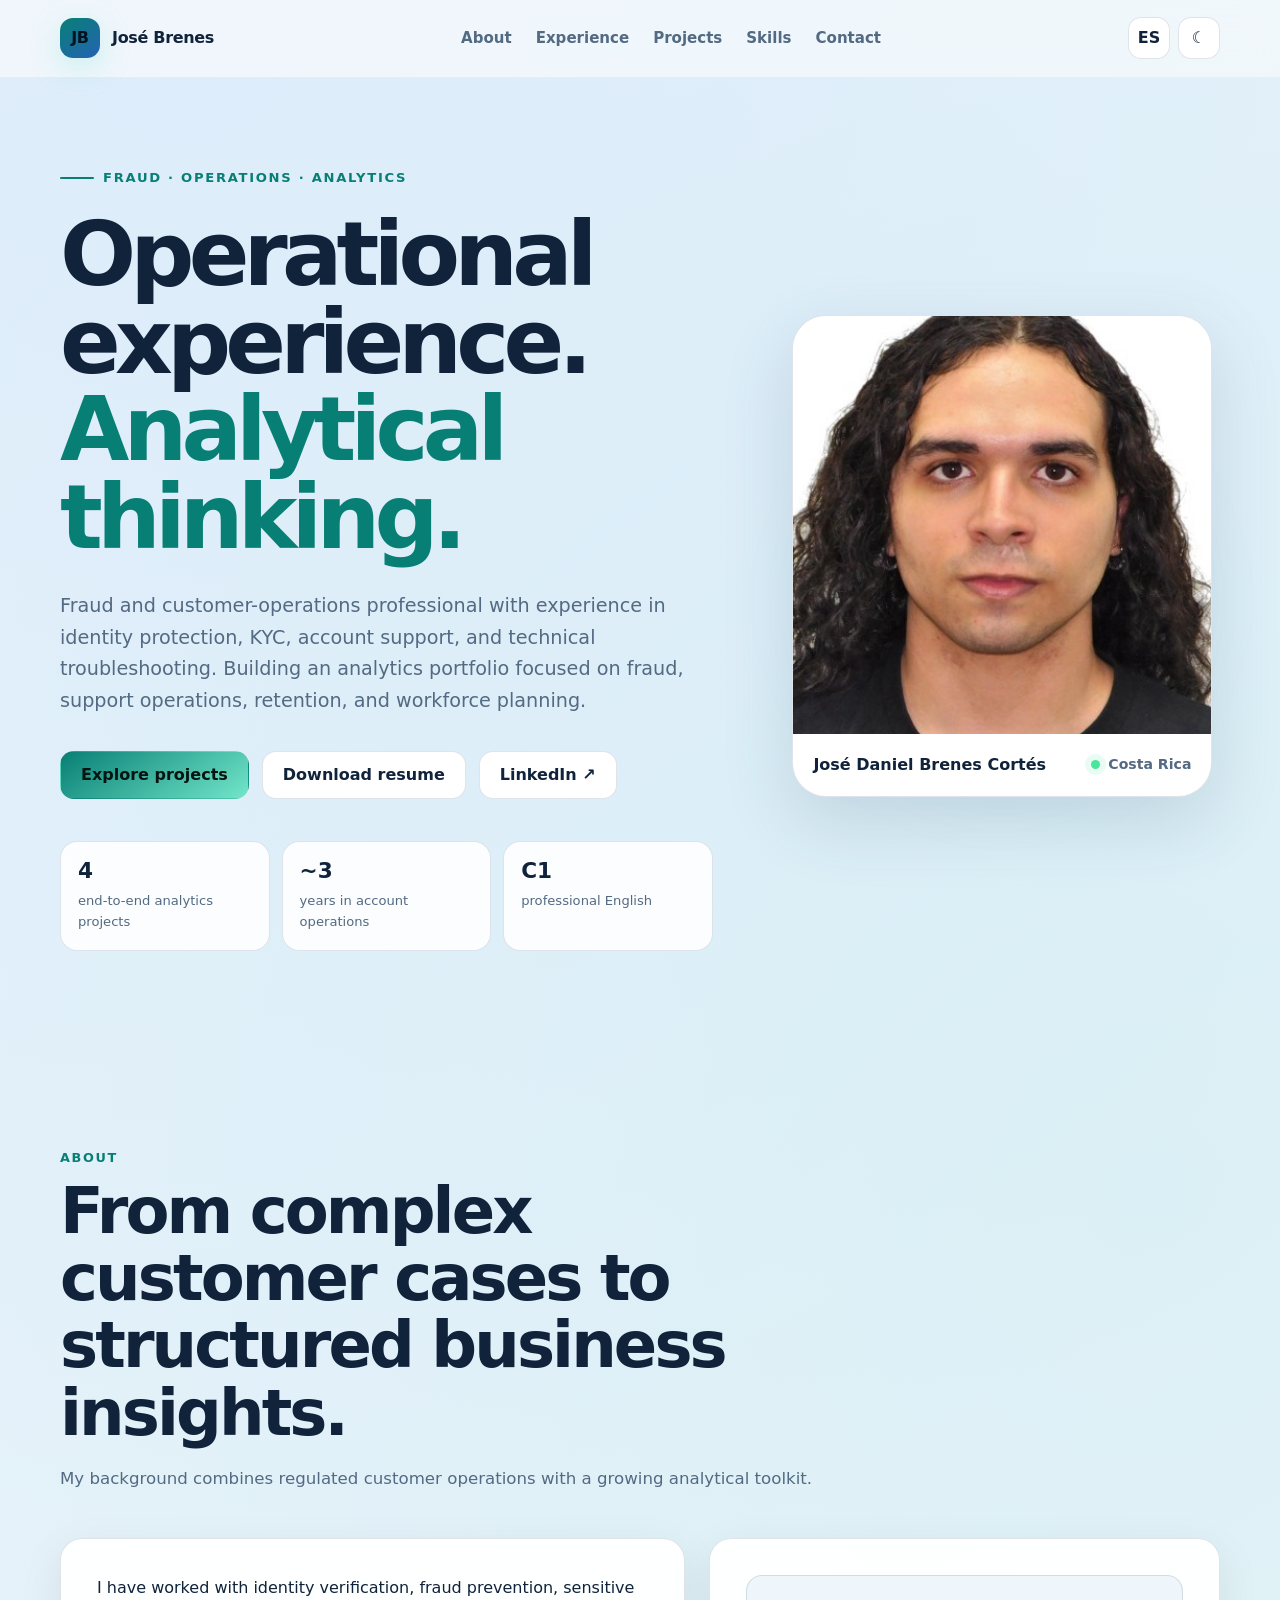
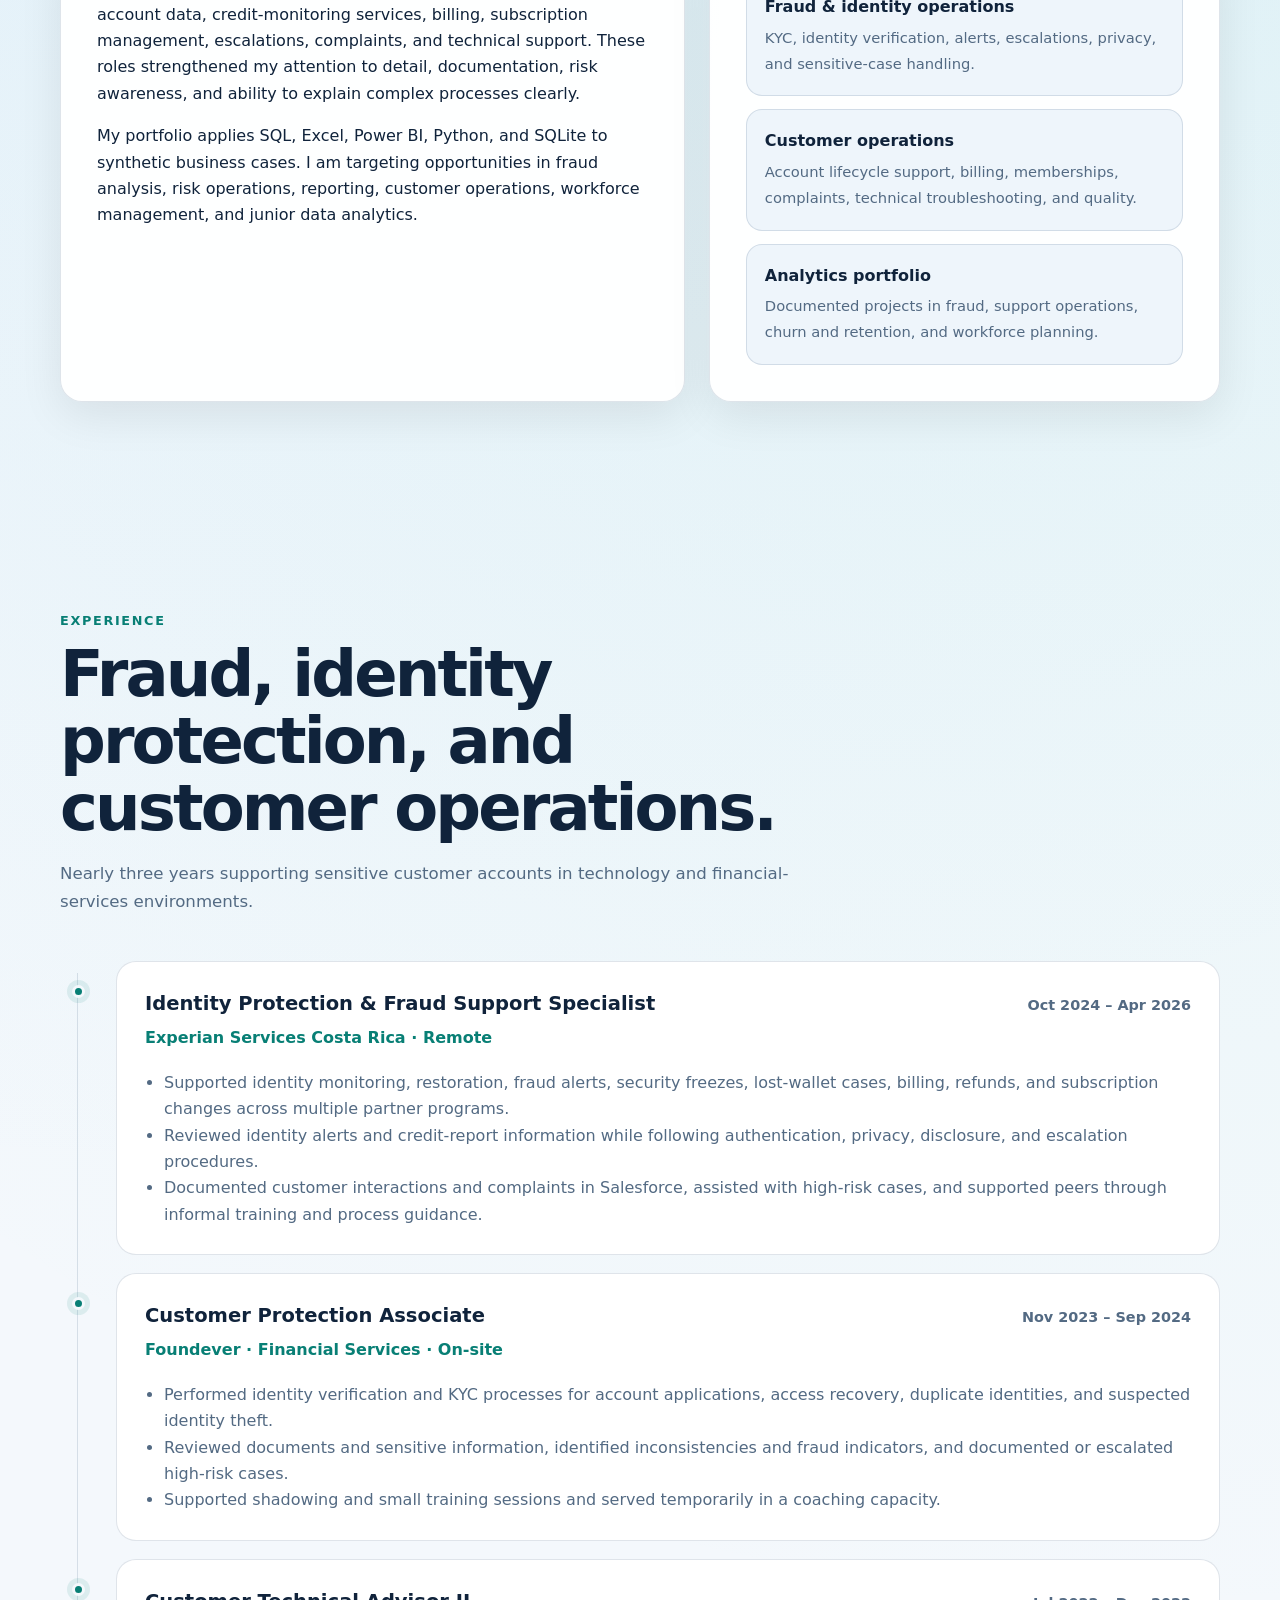
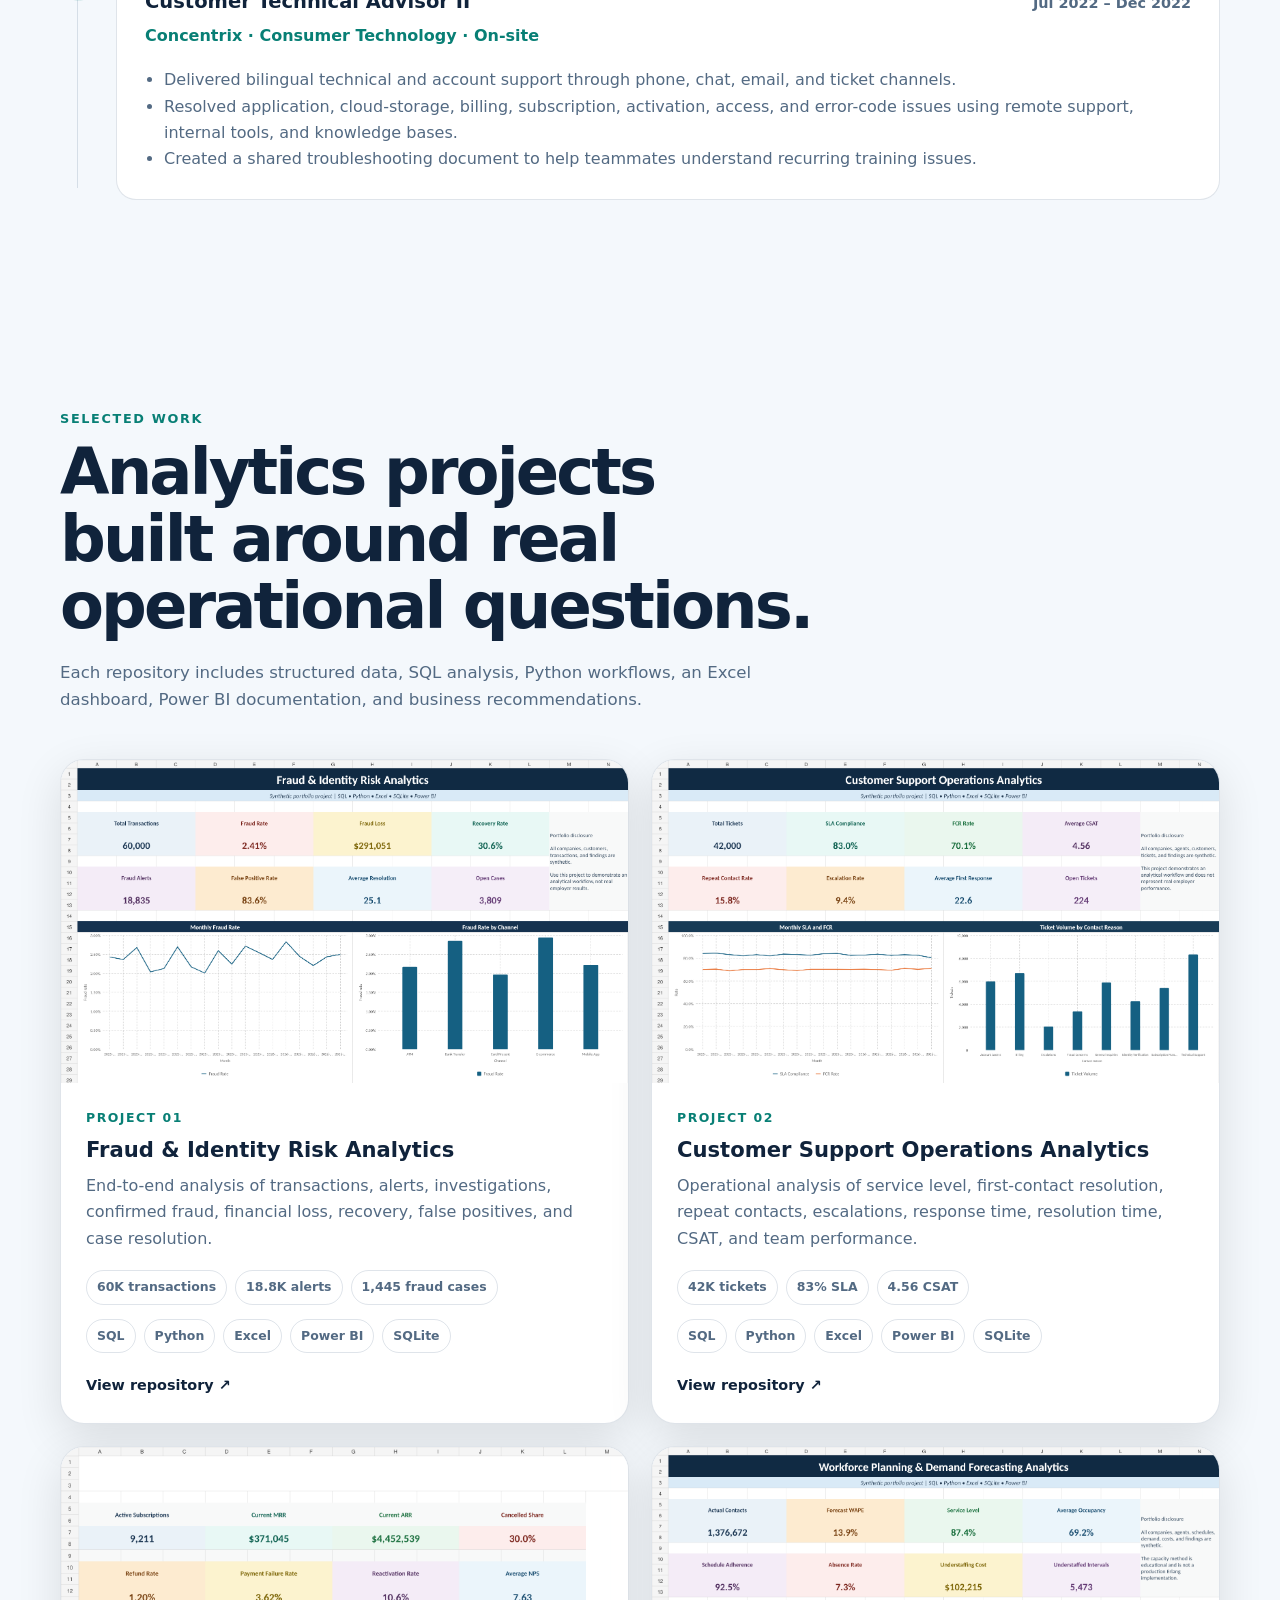
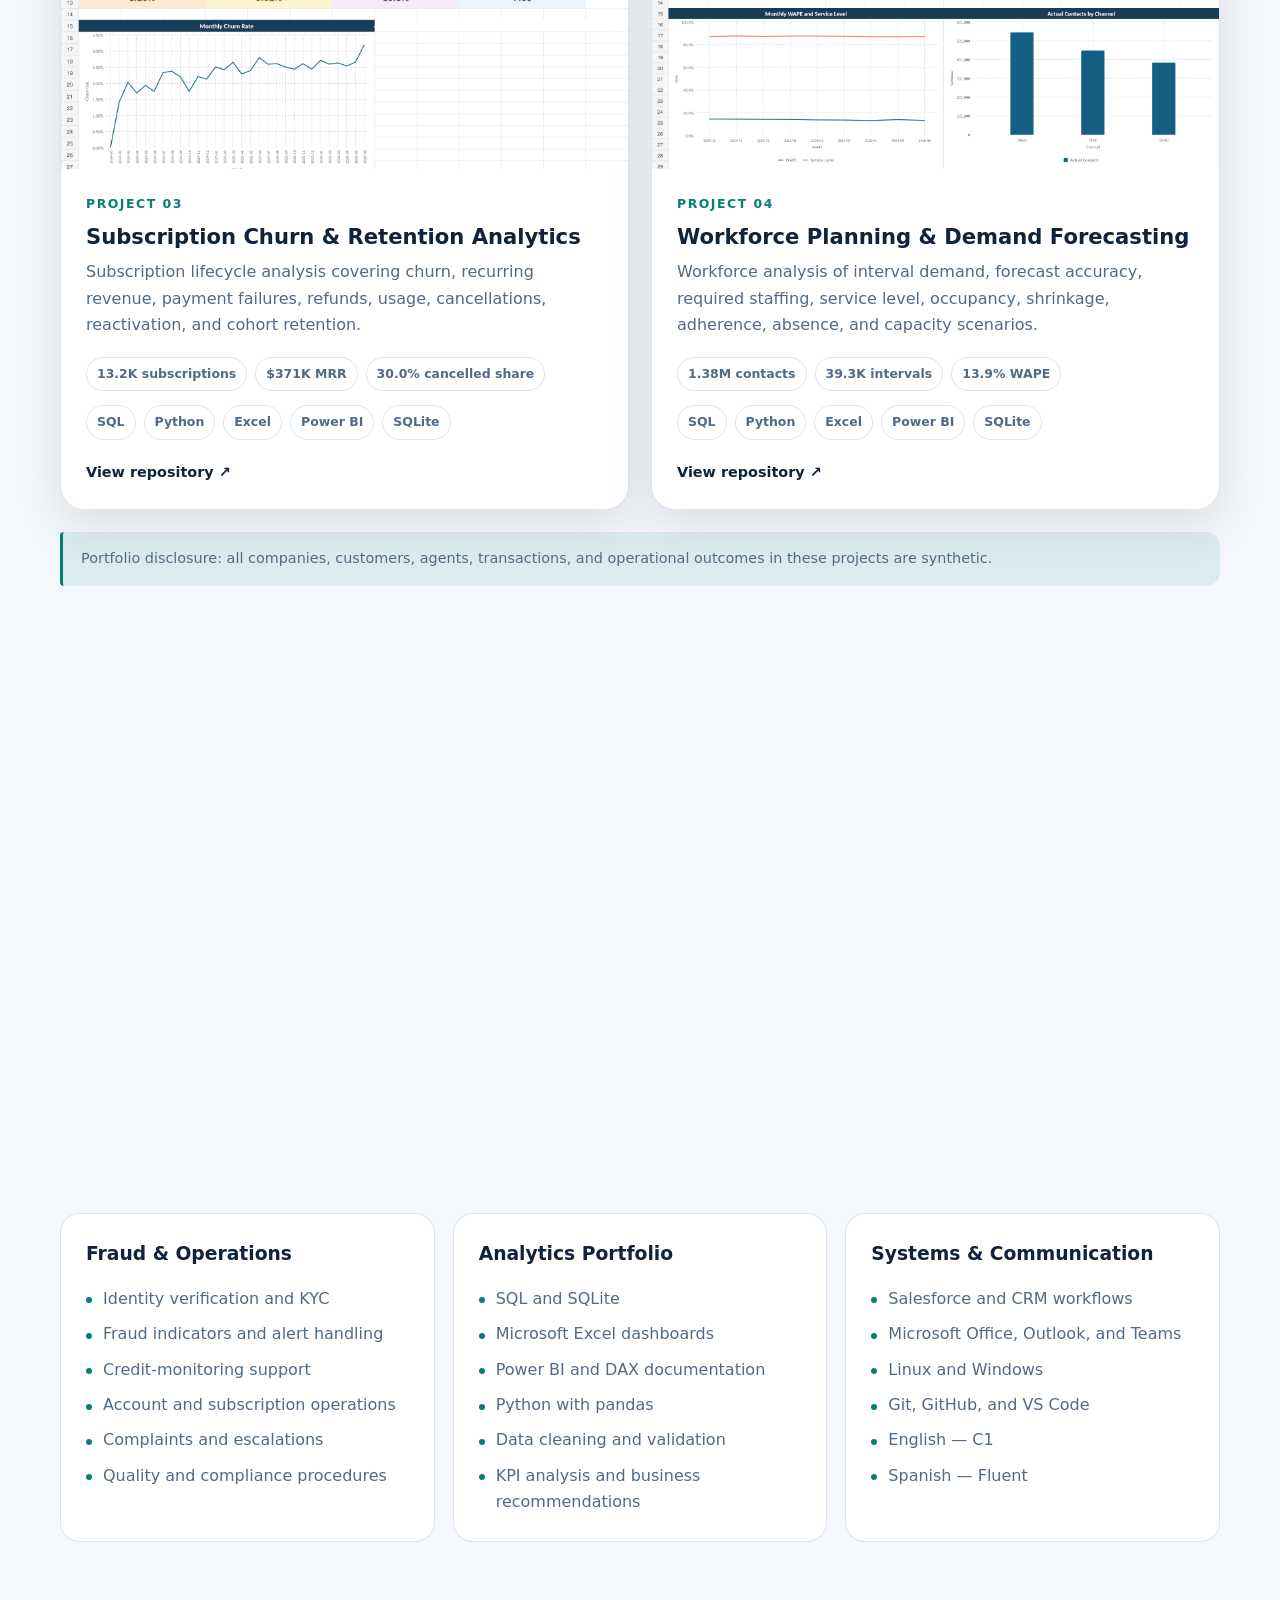
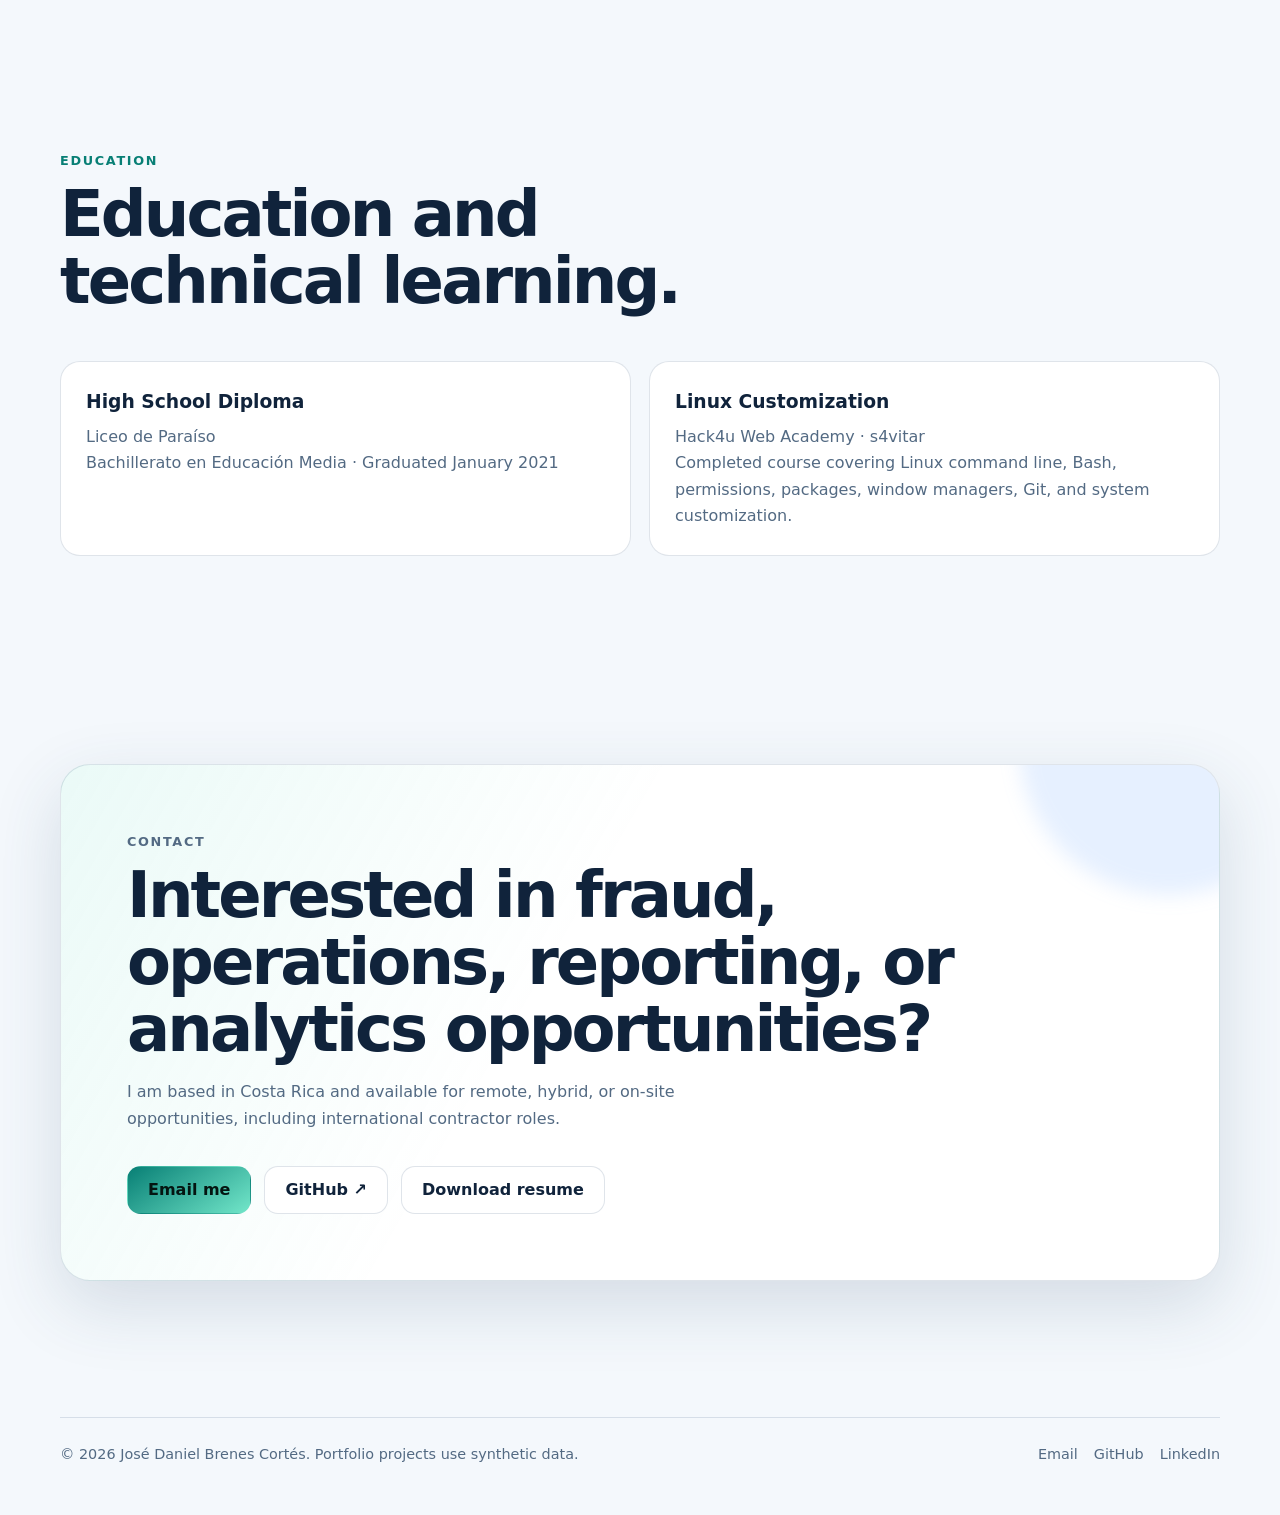
<file: index.html>
<!doctype html>
<html lang="en" data-theme="dark">
<head>
  <meta charset="utf-8">
  <meta name="viewport" content="width=device-width, initial-scale=1">
  <title>José Brenes | Fraud, Operations &amp; Data Analytics</title>
  <meta name="description" content="Portfolio of José Daniel Brenes Cortés, a fraud and operations professional with data analytics projects using SQL, Excel, Power BI, Python, and SQLite.">
  <meta name="author" content="José Daniel Brenes Cortés">
  <meta name="theme-color" content="#07111f">
  <link rel="canonical" href="https://josebrenesc.github.io/">
  <link rel="alternate" hreflang="en" href="https://josebrenesc.github.io/">
  <link rel="alternate" hreflang="es" href="https://josebrenesc.github.io/es.html">
  <link rel="icon" href="assets/favicon.svg" type="image/svg+xml">
  <link rel="stylesheet" href="styles.css">
  <meta property="og:type" content="website">
  <meta property="og:title" content="José Brenes | Fraud, Operations &amp; Data Analytics">
  <meta property="og:description" content="Portfolio of José Daniel Brenes Cortés, a fraud and operations professional with data analytics projects using SQL, Excel, Power BI, Python, and SQLite.">
  <meta property="og:url" content="https://josebrenesc.github.io/">
  <meta property="og:image" content="https://josebrenesc.github.io/assets/images/profile.jpg">
</head>
<body>
  <a class="skip-link" href="#main">Skip to content</a>

  <header class="site-header">
    <nav class="nav container" aria-label="Primary navigation">
      <a class="brand" href="#top" aria-label="José Brenes">
        <span class="brand-mark">JB</span>
        <span class="brand-text">José Brenes</span>
      </a>

      <div class="nav-links">
        <a href="#about">About</a>
        <a href="#experience">Experience</a>
        <a href="#projects">Projects</a>
        <a href="#skills">Skills</a>
        <a href="#contact">Contact</a>
      </div>

      <div class="nav-actions">
        <a class="language-button" href="es.html" aria-label="View Spanish version">
          ES
        </a>
        <button class="icon-button" type="button" data-theme-toggle aria-label="Toggle theme">☀</button>
        <button class="menu-button" type="button" data-menu-toggle aria-expanded="false"
          aria-label="Open navigation menu">☰</button>
      </div>
    </nav>
  </header>

  <main id="main">
    <section id="top" class="container hero">
      <div class="hero-content reveal">
        <div class="eyebrow">Fraud · Operations · Analytics</div>
        <h1>Operational experience.<br><span>Analytical thinking.</span></h1>
        <p class="hero-copy">Fraud and customer-operations professional with experience in identity protection, KYC, account support, and technical troubleshooting. Building an analytics portfolio focused on fraud, support operations, retention, and workforce planning.</p>
        <div class="hero-actions">
          <a class="button button-primary" href="#projects">Explore projects</a>
          <a class="button" href="assets/resume/jose-brenes-data-analytics-resume-en.pdf" download>Download resume</a>
          <a class="button" href="https://www.linkedin.com/in/jos%C3%A9-daniel-brenes-cort%C3%A9s-410922268/"
             target="_blank" rel="noreferrer">LinkedIn ↗</a>
        </div>
        <div class="hero-metrics" aria-label="Professional highlights">
          <div class="metric"><strong>4</strong><span>end-to-end analytics projects</span></div>
          <div class="metric"><strong>~3</strong><span>years in account operations</span></div>
          <div class="metric"><strong>C1</strong><span>professional English</span></div>
        </div>
      </div>

      <div class="profile-shell reveal">
        <div class="profile-glow" aria-hidden="true"></div>
        <div class="profile-card">
          <img src="assets/images/profile.jpg" alt="Professional portrait of José Daniel Brenes Cortés">
          <div class="profile-footer">
            <strong>José Daniel Brenes Cortés</strong>
            <span class="status"><span class="status-dot"></span>Costa Rica</span>
          </div>
        </div>
      </div>
    </section>

    <section id="about" class="section">
      <div class="container">
        <header class="section-header reveal">
          <p class="section-kicker">About</p>
          <h2>From complex customer cases to structured business insights.</h2>
          <p class="section-intro">My background combines regulated customer operations with a growing analytical toolkit.</p>
        </header>

        <div class="about-grid">
          <article class="panel reveal">
            <p>I have worked with identity verification, fraud prevention, sensitive account data, credit-monitoring services, billing, subscription management, escalations, complaints, and technical support. These roles strengthened my attention to detail, documentation, risk awareness, and ability to explain complex processes clearly.</p>
            <p>My portfolio applies SQL, Excel, Power BI, Python, and SQLite to synthetic business cases. I am targeting opportunities in fraud analysis, risk operations, reporting, customer operations, workforce management, and junior data analytics.</p>
          </article>
          <aside class="panel focus-list reveal">
            <div class="focus-item"><strong>Fraud &amp; identity operations</strong><span>KYC, identity verification, alerts, escalations, privacy, and sensitive-case handling.</span></div><div class="focus-item"><strong>Customer operations</strong><span>Account lifecycle support, billing, memberships, complaints, technical troubleshooting, and quality.</span></div><div class="focus-item"><strong>Analytics portfolio</strong><span>Documented projects in fraud, support operations, churn and retention, and workforce planning.</span></div>
          </aside>
        </div>
      </div>
    </section>

    <section id="experience" class="section">
      <div class="container">
        <header class="section-header reveal">
          <p class="section-kicker">Experience</p>
          <h2>Fraud, identity protection, and customer operations.</h2>
          <p class="section-intro">Nearly three years supporting sensitive customer accounts in technology and financial-services environments.</p>
        </header>
        <div class="timeline">
        <article class="role reveal">
          <div class="role-dot" aria-hidden="true"></div>
          <div class="role-card">
            <div class="role-meta">
              <div>
                <h3 class="role-title">Identity Protection &amp; Fraud Support Specialist</h3>
                <div class="role-company">Experian Services Costa Rica · Remote</div>
              </div>
              <div class="role-date">Oct 2024 – Apr 2026</div>
            </div>
            <ul>
              <li>Supported identity monitoring, restoration, fraud alerts, security freezes, lost-wallet cases, billing, refunds, and subscription changes across multiple partner programs.</li><li>Reviewed identity alerts and credit-report information while following authentication, privacy, disclosure, and escalation procedures.</li><li>Documented customer interactions and complaints in Salesforce, assisted with high-risk cases, and supported peers through informal training and process guidance.</li>
            </ul>
          </div>
        </article>
        

        <article class="role reveal">
          <div class="role-dot" aria-hidden="true"></div>
          <div class="role-card">
            <div class="role-meta">
              <div>
                <h3 class="role-title">Customer Protection Associate</h3>
                <div class="role-company">Foundever · Financial Services · On-site</div>
              </div>
              <div class="role-date">Nov 2023 – Sep 2024</div>
            </div>
            <ul>
              <li>Performed identity verification and KYC processes for account applications, access recovery, duplicate identities, and suspected identity theft.</li><li>Reviewed documents and sensitive information, identified inconsistencies and fraud indicators, and documented or escalated high-risk cases.</li><li>Supported shadowing and small training sessions and served temporarily in a coaching capacity.</li>
            </ul>
          </div>
        </article>
        

        <article class="role reveal">
          <div class="role-dot" aria-hidden="true"></div>
          <div class="role-card">
            <div class="role-meta">
              <div>
                <h3 class="role-title">Customer Technical Advisor II</h3>
                <div class="role-company">Concentrix · Consumer Technology · On-site</div>
              </div>
              <div class="role-date">Jul 2022 – Dec 2022</div>
            </div>
            <ul>
              <li>Delivered bilingual technical and account support through phone, chat, email, and ticket channels.</li><li>Resolved application, cloud-storage, billing, subscription, activation, access, and error-code issues using remote support, internal tools, and knowledge bases.</li><li>Created a shared troubleshooting document to help teammates understand recurring training issues.</li>
            </ul>
          </div>
        </article>
        </div>
      </div>
    </section>

    <section id="projects" class="section">
      <div class="container">
        <header class="section-header reveal">
          <p class="section-kicker">Selected work</p>
          <h2>Analytics projects built around real operational questions.</h2>
          <p class="section-intro">Each repository includes structured data, SQL analysis, Python workflows, an Excel dashboard, Power BI documentation, and business recommendations.</p>
        </header>
        <div class="projects-grid">
        <article class="project-card reveal">
          <div class="project-image">
            <img src="assets/images/fraud-dashboard.png" alt="Fraud and identity risk analytics dashboard preview" loading="lazy">
          </div>
          <div class="project-body">
            <div class="project-number">Project 01</div>
            <h3>Fraud &amp; Identity Risk Analytics</h3>
            <p>End-to-end analysis of transactions, alerts, investigations, confirmed fraud, financial loss, recovery, false positives, and case resolution.</p>
            <div class="project-stats">
              <span>60K transactions</span><span>18.8K alerts</span><span>1,445 fraud cases</span>
            </div>
            <div class="tags">
              <span class="tag">SQL</span><span class="tag">Python</span><span class="tag">Excel</span><span class="tag">Power BI</span><span class="tag">SQLite</span>
            </div>
            <div class="project-links">
              <a class="text-link" href="https://github.com/josebrenesc/fraud-identity-risk-analytics" target="_blank" rel="noreferrer">
                View repository ↗
              </a>
            </div>
          </div>
        </article>
        

        <article class="project-card reveal">
          <div class="project-image">
            <img src="assets/images/support-dashboard.png" alt="Customer support operations analytics dashboard preview" loading="lazy">
          </div>
          <div class="project-body">
            <div class="project-number">Project 02</div>
            <h3>Customer Support Operations Analytics</h3>
            <p>Operational analysis of service level, first-contact resolution, repeat contacts, escalations, response time, resolution time, CSAT, and team performance.</p>
            <div class="project-stats">
              <span>42K tickets</span><span>83% SLA</span><span>4.56 CSAT</span>
            </div>
            <div class="tags">
              <span class="tag">SQL</span><span class="tag">Python</span><span class="tag">Excel</span><span class="tag">Power BI</span><span class="tag">SQLite</span>
            </div>
            <div class="project-links">
              <a class="text-link" href="https://github.com/josebrenesc/customer-support-operations-analytics" target="_blank" rel="noreferrer">
                View repository ↗
              </a>
            </div>
          </div>
        </article>
        

        <article class="project-card reveal">
          <div class="project-image">
            <img src="assets/images/churn-dashboard.png" alt="Subscription churn and retention analytics dashboard preview" loading="lazy">
          </div>
          <div class="project-body">
            <div class="project-number">Project 03</div>
            <h3>Subscription Churn &amp; Retention Analytics</h3>
            <p>Subscription lifecycle analysis covering churn, recurring revenue, payment failures, refunds, usage, cancellations, reactivation, and cohort retention.</p>
            <div class="project-stats">
              <span>13.2K subscriptions</span><span>$371K MRR</span><span>30.0% cancelled share</span>
            </div>
            <div class="tags">
              <span class="tag">SQL</span><span class="tag">Python</span><span class="tag">Excel</span><span class="tag">Power BI</span><span class="tag">SQLite</span>
            </div>
            <div class="project-links">
              <a class="text-link" href="https://github.com/josebrenesc/subscription-churn-retention-analytics" target="_blank" rel="noreferrer">
                View repository ↗
              </a>
            </div>
          </div>
        </article>
        

        <article class="project-card reveal">
          <div class="project-image">
            <img src="assets/images/workforce-dashboard.png" alt="Workforce planning and demand forecasting dashboard preview" loading="lazy">
          </div>
          <div class="project-body">
            <div class="project-number">Project 04</div>
            <h3>Workforce Planning &amp; Demand Forecasting</h3>
            <p>Workforce analysis of interval demand, forecast accuracy, required staffing, service level, occupancy, shrinkage, adherence, absence, and capacity scenarios.</p>
            <div class="project-stats">
              <span>1.38M contacts</span><span>39.3K intervals</span><span>13.9% WAPE</span>
            </div>
            <div class="tags">
              <span class="tag">SQL</span><span class="tag">Python</span><span class="tag">Excel</span><span class="tag">Power BI</span><span class="tag">SQLite</span>
            </div>
            <div class="project-links">
              <a class="text-link" href="https://github.com/josebrenesc/workforce-planning-demand-forecasting" target="_blank" rel="noreferrer">
                View repository ↗
              </a>
            </div>
          </div>
        </article>
        </div>
        <div class="disclosure reveal">Portfolio disclosure: all companies, customers, agents, transactions, and operational outcomes in these projects are synthetic.</div>
      </div>
    </section>

    <section id="skills" class="section">
      <div class="container">
        <header class="section-header reveal">
          <p class="section-kicker">Capabilities</p>
          <h2>Operational experience supported by an analytics portfolio.</h2>
          <p class="section-intro">Analytics technologies are presented as portfolio tools while I continue strengthening hands-on proficiency.</p>
        </header>
        <div class="skills-grid">
        <article class="skill-card reveal">
          <h3>Fraud &amp; Operations</h3>
          <ul><li>Identity verification and KYC</li><li>Fraud indicators and alert handling</li><li>Credit-monitoring support</li><li>Account and subscription operations</li><li>Complaints and escalations</li><li>Quality and compliance procedures</li></ul>
        </article>
        

        <article class="skill-card reveal">
          <h3>Analytics Portfolio</h3>
          <ul><li>SQL and SQLite</li><li>Microsoft Excel dashboards</li><li>Power BI and DAX documentation</li><li>Python with pandas</li><li>Data cleaning and validation</li><li>KPI analysis and business recommendations</li></ul>
        </article>
        

        <article class="skill-card reveal">
          <h3>Systems &amp; Communication</h3>
          <ul><li>Salesforce and CRM workflows</li><li>Microsoft Office, Outlook, and Teams</li><li>Linux and Windows</li><li>Git, GitHub, and VS Code</li><li>English — C1</li><li>Spanish — Fluent</li></ul>
        </article>
        </div>
      </div>
    </section>

    <section id="education" class="section">
      <div class="container">
        <header class="section-header reveal">
          <p class="section-kicker">Education</p>
          <h2>Education and technical learning.</h2>
        </header>
        <div class="education-grid">
        <article class="education-card reveal">
          <h3>High School Diploma</h3>
          <p>Liceo de Paraíso</p>
          <p>Bachillerato en Educación Media · Graduated January 2021</p>
        </article>
        

        <article class="education-card reveal">
          <h3>Linux Customization</h3>
          <p>Hack4u Web Academy · s4vitar</p>
          <p>Completed course covering Linux command line, Bash, permissions, packages, window managers, Git, and system customization.</p>
        </article>
        </div>
      </div>
    </section>

    <section id="contact" class="section">
      <div class="container">
        <div class="contact-card reveal">
          <p class="section-kicker">Contact</p>
          <h2>Interested in fraud, operations, reporting, or analytics opportunities?</h2>
          <p>I am based in Costa Rica and available for remote, hybrid, or on-site opportunities, including international contractor roles.</p>
          <div class="hero-actions">
            <a class="button button-primary" href="mailto:sam1.cortes@outlook.com">
              Email me
            </a>
            <a class="button" href="https://github.com/josebrenesc" target="_blank" rel="noreferrer">
              GitHub ↗
            </a>
            <a class="button" href="assets/resume/jose-brenes-data-analytics-resume-en.pdf" download>
              Download resume
            </a>
          </div>
        </div>
      </div>
    </section>
  </main>

  <footer class="site-footer">
    <div class="container footer-inner">
      <span>© <span data-year></span> José Daniel Brenes Cortés. Portfolio projects use synthetic data.</span>
      <div class="footer-links">
        <a href="mailto:sam1.cortes@outlook.com">Email</a>
        <a href="https://github.com/josebrenesc" target="_blank" rel="noreferrer">GitHub</a>
        <a href="https://www.linkedin.com/in/jos%C3%A9-brenes-410922268/"
           target="_blank" rel="noreferrer">LinkedIn</a>
      </div>
    </div>
  </footer>

  <script src="script.js"></script>
</body>
</html>
</file>
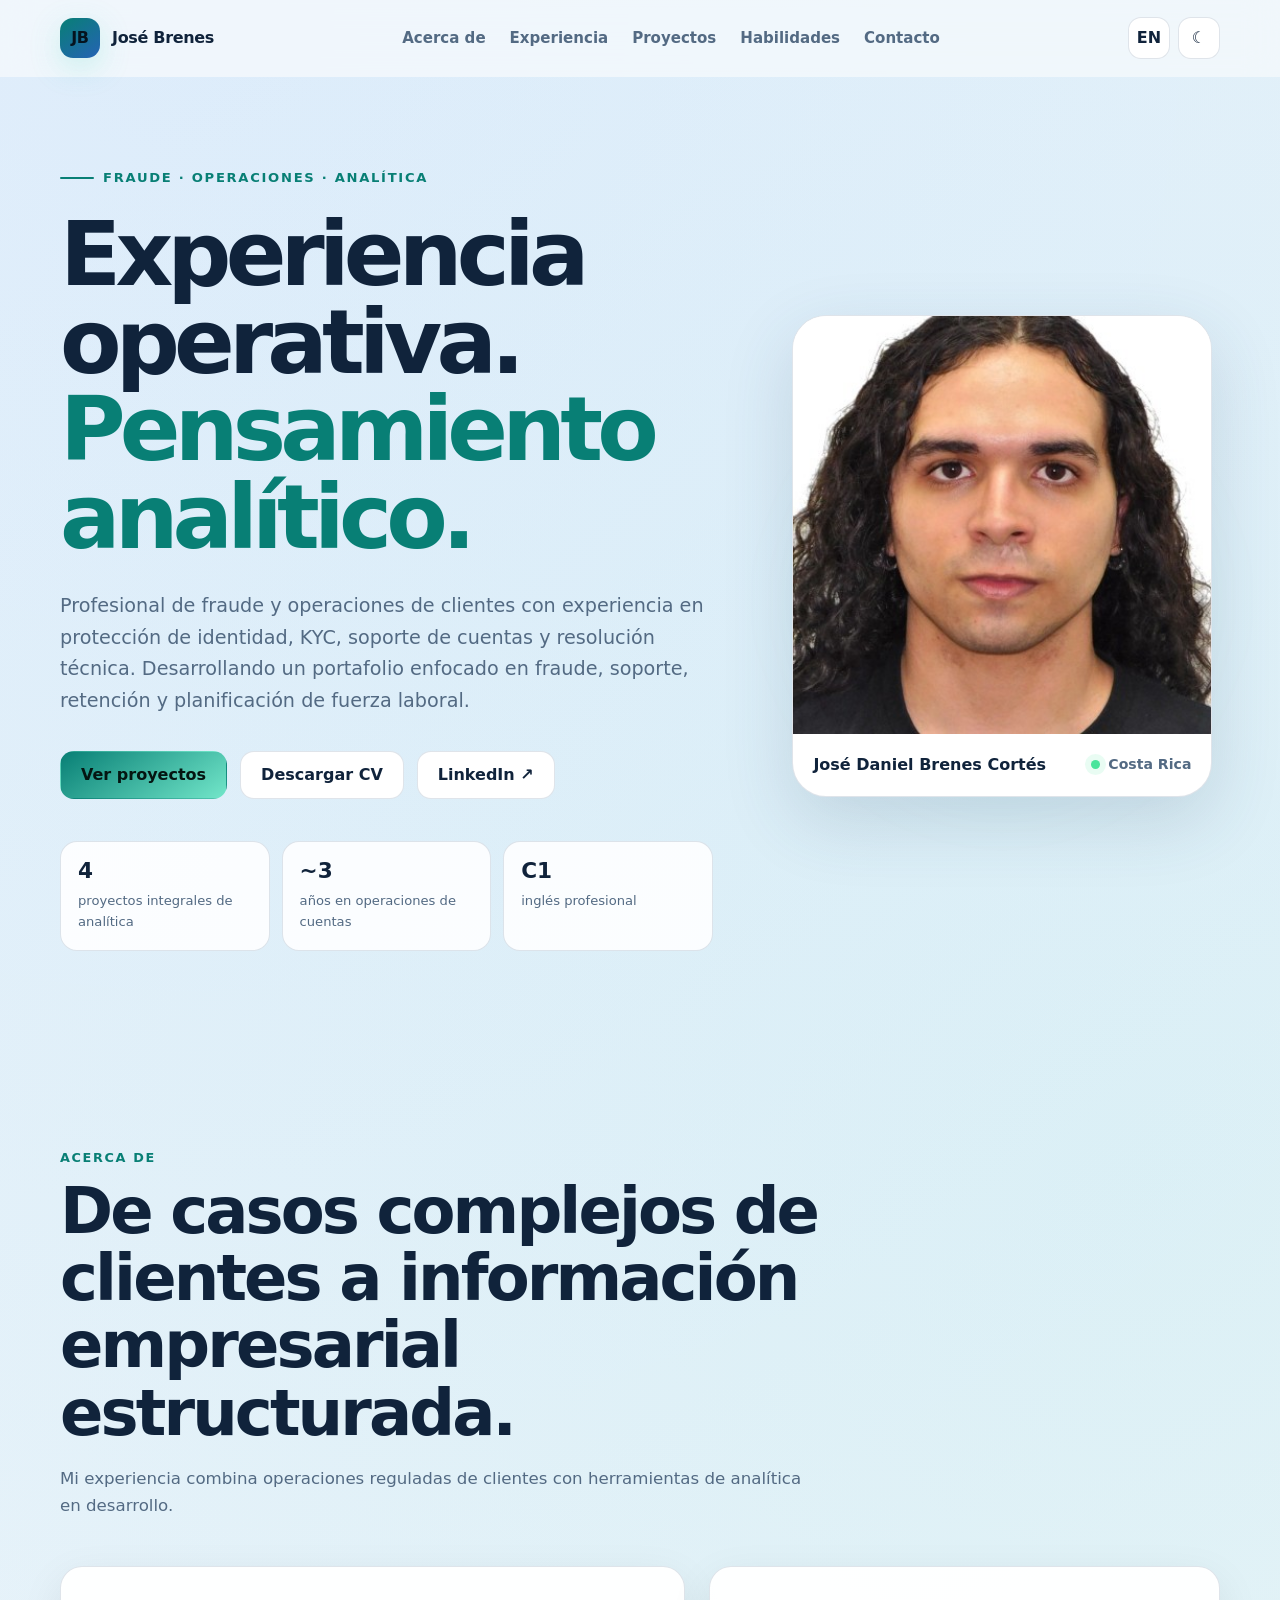
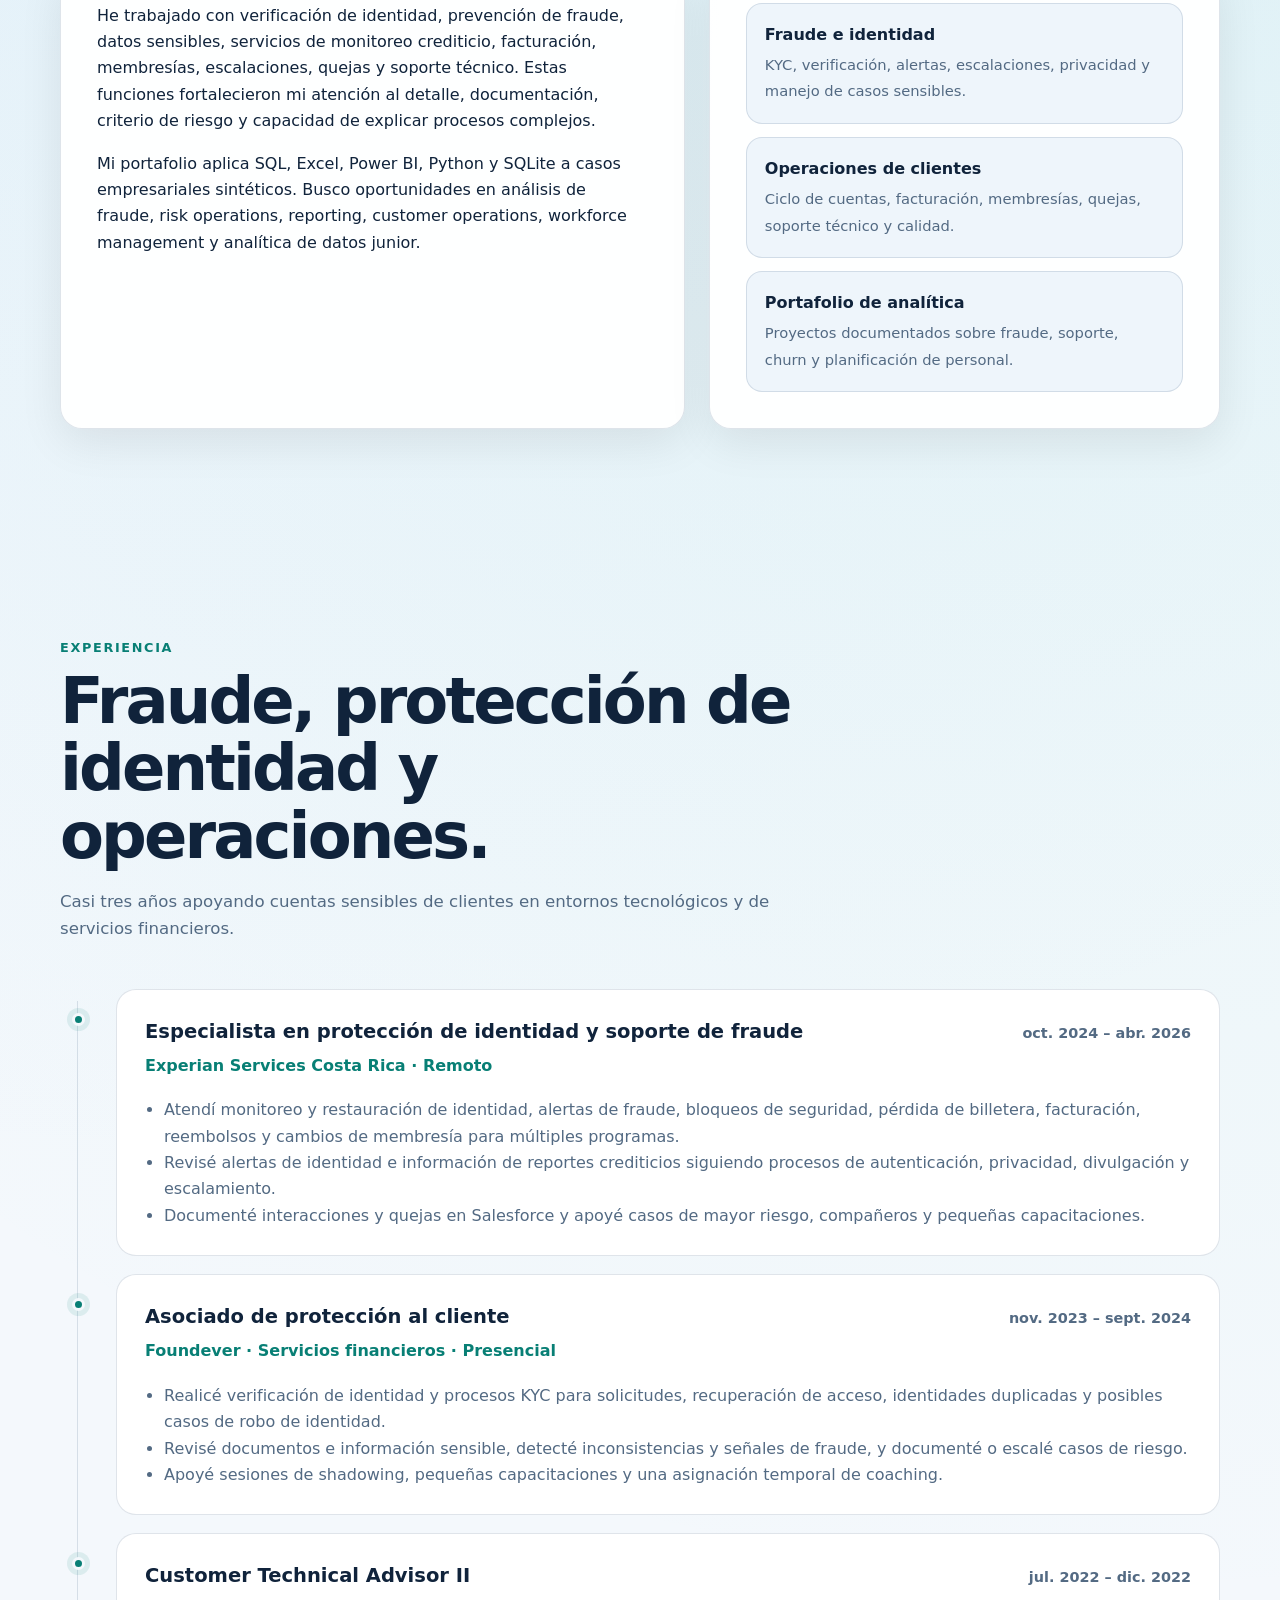
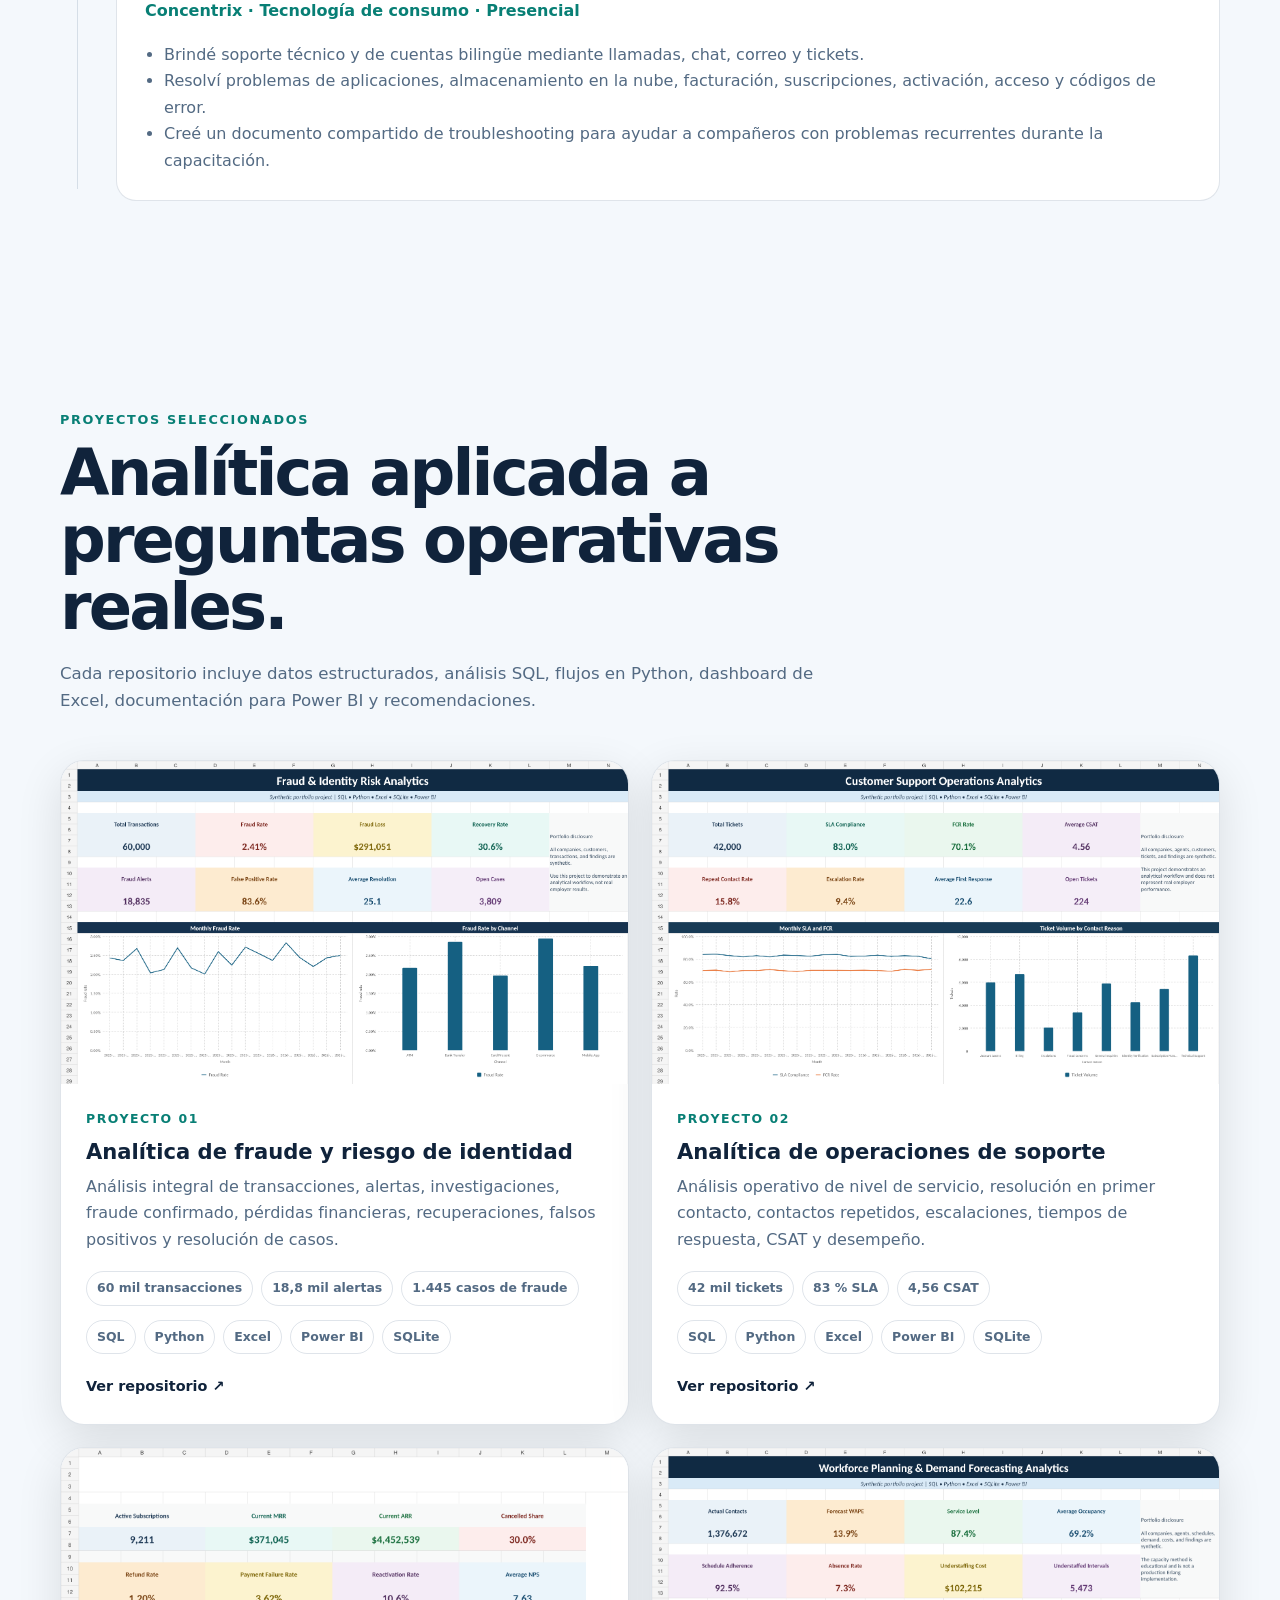
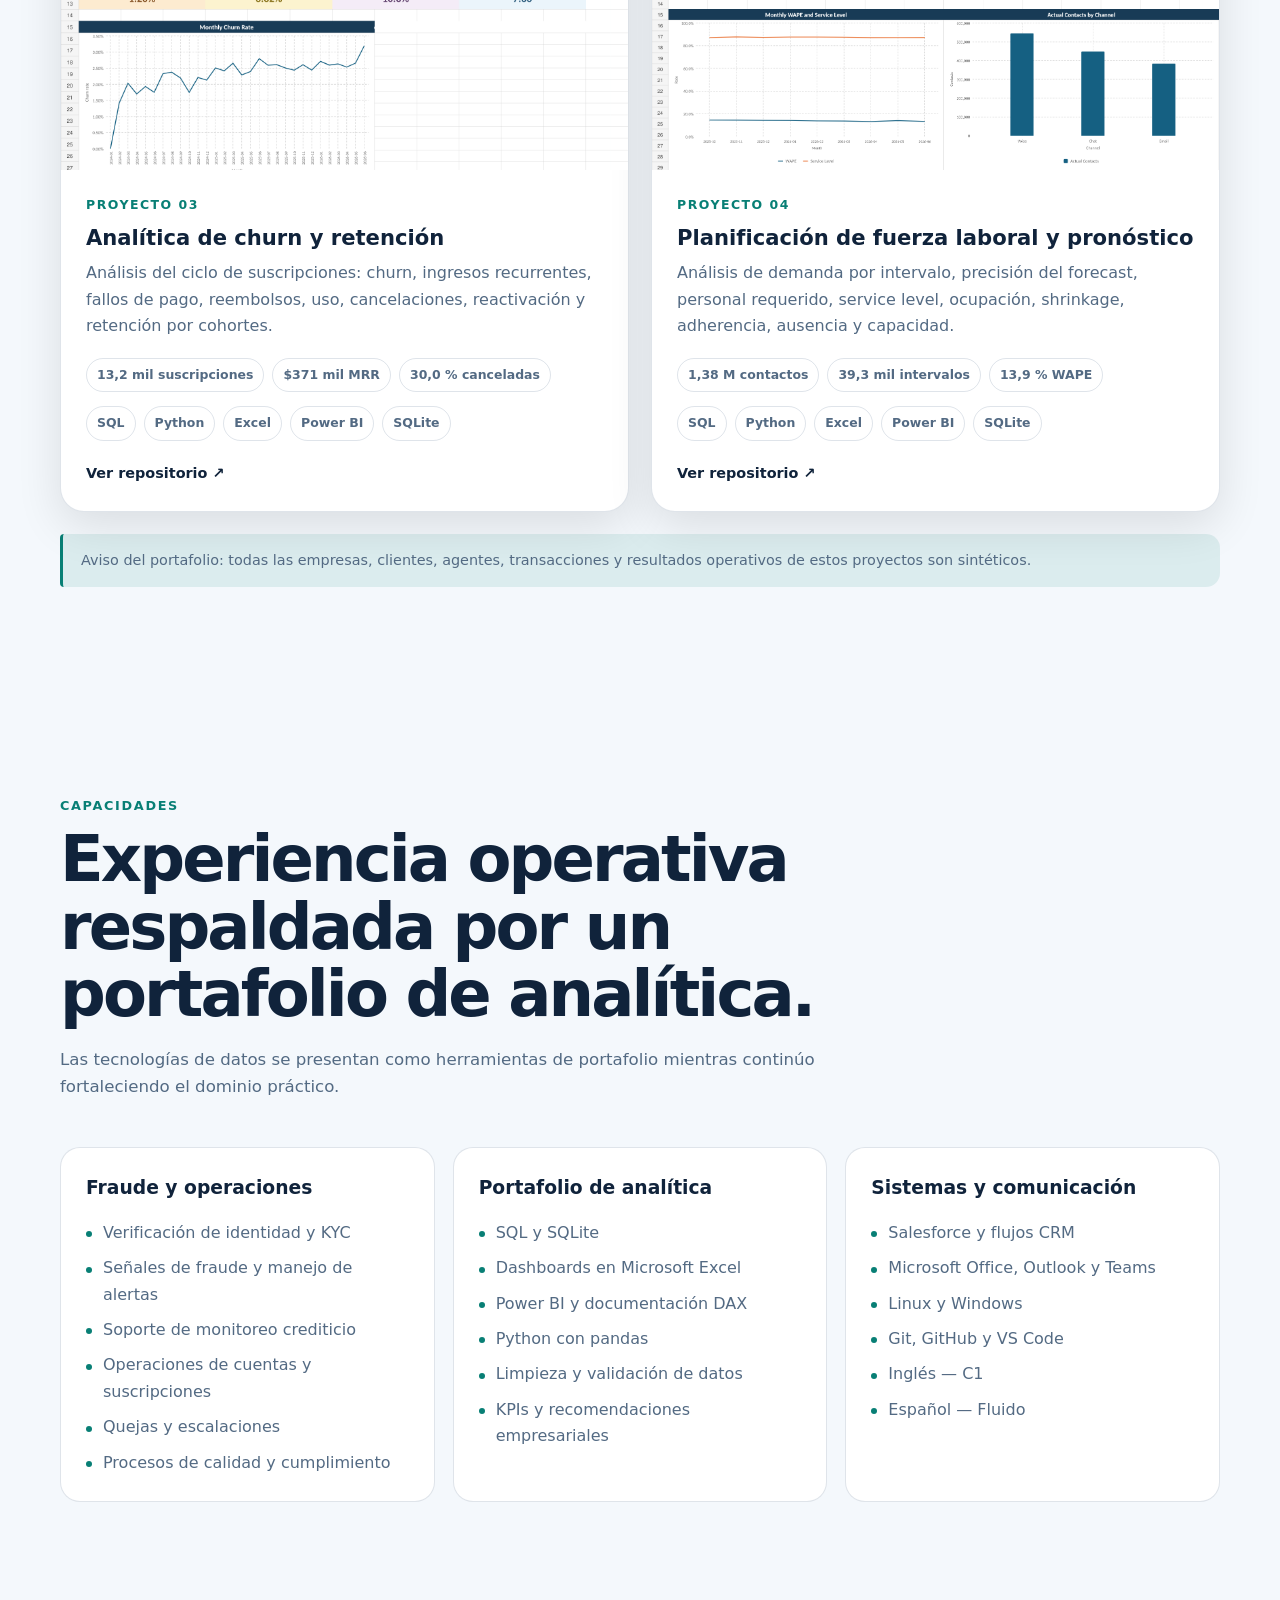
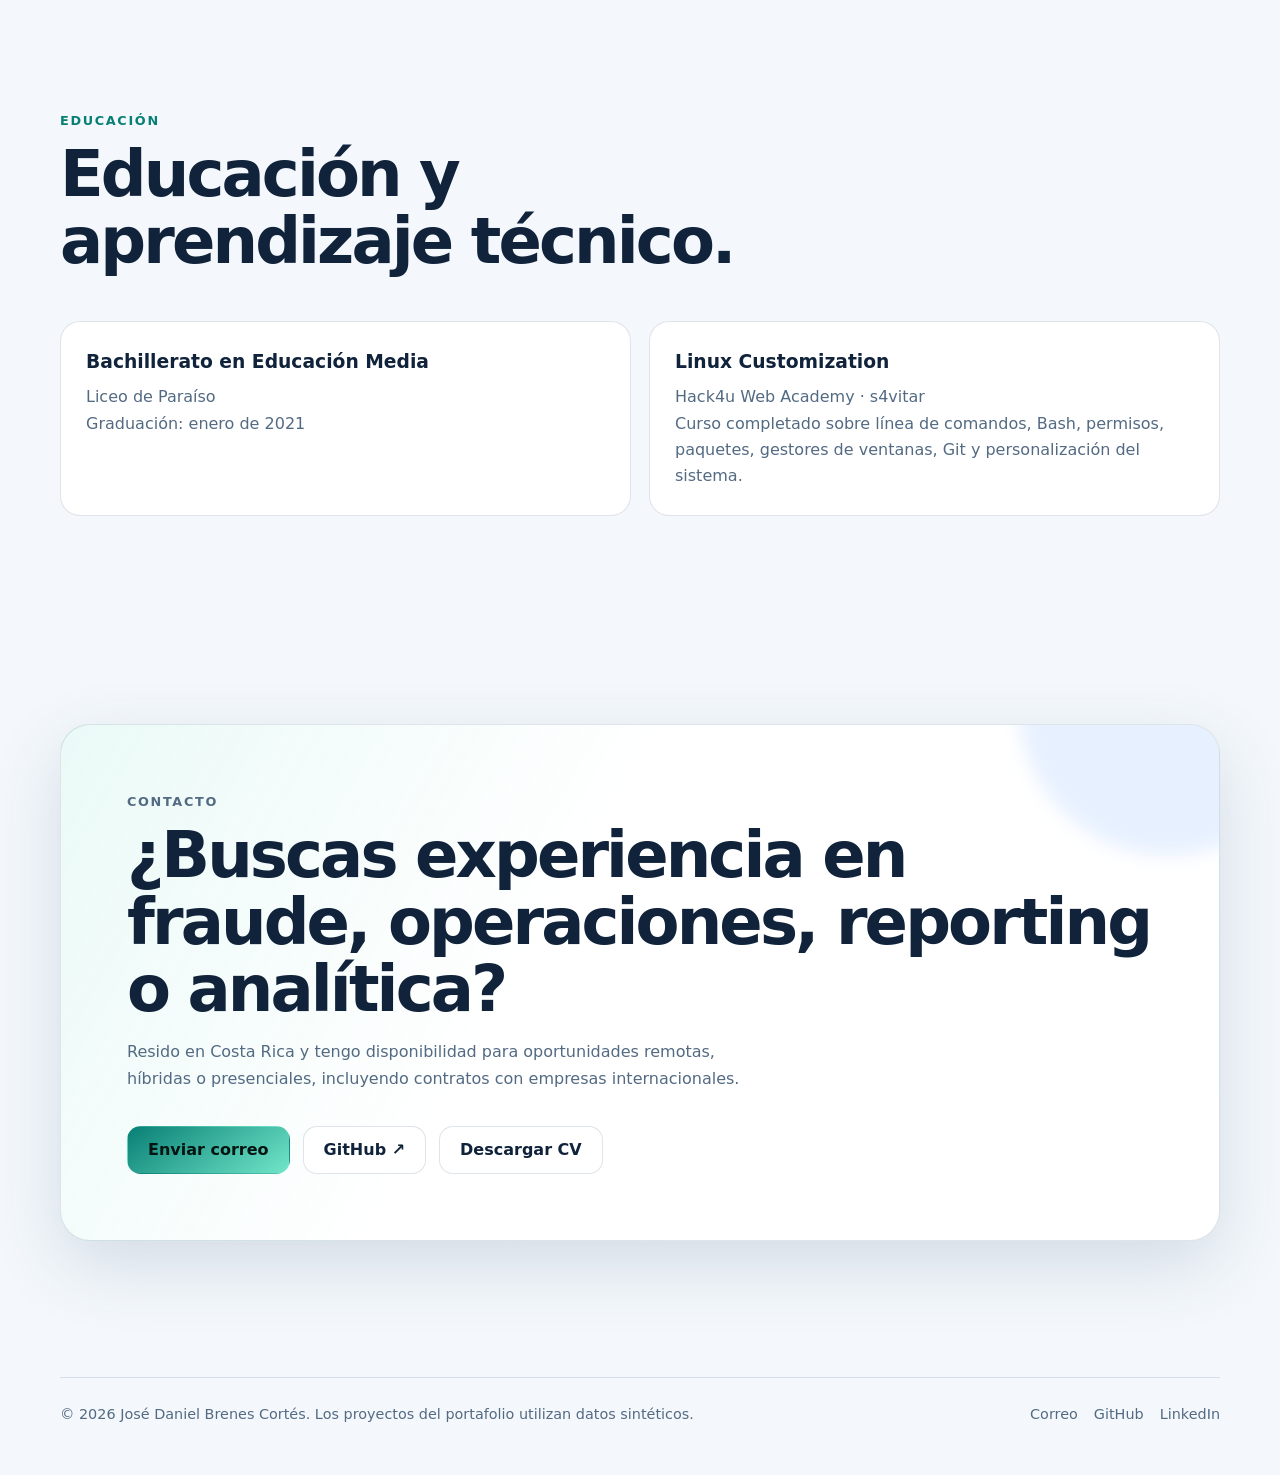
<file: es.html>
<!doctype html>
<html lang="es" data-theme="dark">
<head>
  <meta charset="utf-8">
  <meta name="viewport" content="width=device-width, initial-scale=1">
  <title>José Brenes | Fraude, Operaciones y Analítica</title>
  <meta name="description" content="Portafolio de José Daniel Brenes Cortés, profesional de fraude y operaciones con proyectos de analítica en SQL, Excel, Power BI, Python y SQLite.">
  <meta name="author" content="José Daniel Brenes Cortés">
  <meta name="theme-color" content="#07111f">
  <link rel="canonical" href="https://josebrenesc.github.io/es.html">
  <link rel="alternate" hreflang="en" href="https://josebrenesc.github.io/">
  <link rel="alternate" hreflang="es" href="https://josebrenesc.github.io/es.html">
  <link rel="icon" href="assets/favicon.svg" type="image/svg+xml">
  <link rel="stylesheet" href="styles.css">
  <meta property="og:type" content="website">
  <meta property="og:title" content="José Brenes | Fraude, Operaciones y Analítica">
  <meta property="og:description" content="Portafolio de José Daniel Brenes Cortés, profesional de fraude y operaciones con proyectos de analítica en SQL, Excel, Power BI, Python y SQLite.">
  <meta property="og:url" content="https://josebrenesc.github.io/">
  <meta property="og:image" content="https://josebrenesc.github.io/assets/images/profile.jpg">
</head>
<body>
  <a class="skip-link" href="#main">Saltar al contenido</a>

  <header class="site-header">
    <nav class="nav container" aria-label="Navegación principal">
      <a class="brand" href="#top" aria-label="José Brenes">
        <span class="brand-mark">JB</span>
        <span class="brand-text">José Brenes</span>
      </a>

      <div class="nav-links">
        <a href="#about">Acerca de</a>
        <a href="#experience">Experiencia</a>
        <a href="#projects">Proyectos</a>
        <a href="#skills">Habilidades</a>
        <a href="#contact">Contacto</a>
      </div>

      <div class="nav-actions">
        <a class="language-button" href="index.html" aria-label="Ver versión en inglés">
          EN
        </a>
        <button class="icon-button" type="button" data-theme-toggle aria-label="Toggle theme">☀</button>
        <button class="menu-button" type="button" data-menu-toggle aria-expanded="false"
          aria-label="Abrir menú de navegación">☰</button>
      </div>
    </nav>
  </header>

  <main id="main">
    <section id="top" class="container hero">
      <div class="hero-content reveal">
        <div class="eyebrow">Fraude · Operaciones · Analítica</div>
        <h1>Experiencia operativa.<br><span>Pensamiento analítico.</span></h1>
        <p class="hero-copy">Profesional de fraude y operaciones de clientes con experiencia en protección de identidad, KYC, soporte de cuentas y resolución técnica. Desarrollando un portafolio enfocado en fraude, soporte, retención y planificación de fuerza laboral.</p>
        <div class="hero-actions">
          <a class="button button-primary" href="#projects">Ver proyectos</a>
          <a class="button" href="assets/resume/jose-brenes-analitica-datos-cv-es.pdf" download>Descargar CV</a>
          <a class="button" href="https://www.linkedin.com/in/jos%C3%A9-daniel-brenes-cort%C3%A9s-410922268/"
             target="_blank" rel="noreferrer">LinkedIn ↗</a>
        </div>
        <div class="hero-metrics" aria-label="Resumen profesional">
          <div class="metric"><strong>4</strong><span>proyectos integrales de analítica</span></div>
          <div class="metric"><strong>~3</strong><span>años en operaciones de cuentas</span></div>
          <div class="metric"><strong>C1</strong><span>inglés profesional</span></div>
        </div>
      </div>

      <div class="profile-shell reveal">
        <div class="profile-glow" aria-hidden="true"></div>
        <div class="profile-card">
          <img src="assets/images/profile.jpg" alt="Retrato profesional de José Daniel Brenes Cortés">
          <div class="profile-footer">
            <strong>José Daniel Brenes Cortés</strong>
            <span class="status"><span class="status-dot"></span>Costa Rica</span>
          </div>
        </div>
      </div>
    </section>

    <section id="about" class="section">
      <div class="container">
        <header class="section-header reveal">
          <p class="section-kicker">Acerca de</p>
          <h2>De casos complejos de clientes a información empresarial estructurada.</h2>
          <p class="section-intro">Mi experiencia combina operaciones reguladas de clientes con herramientas de analítica en desarrollo.</p>
        </header>

        <div class="about-grid">
          <article class="panel reveal">
            <p>He trabajado con verificación de identidad, prevención de fraude, datos sensibles, servicios de monitoreo crediticio, facturación, membresías, escalaciones, quejas y soporte técnico. Estas funciones fortalecieron mi atención al detalle, documentación, criterio de riesgo y capacidad de explicar procesos complejos.</p>
            <p>Mi portafolio aplica SQL, Excel, Power BI, Python y SQLite a casos empresariales sintéticos. Busco oportunidades en análisis de fraude, risk operations, reporting, customer operations, workforce management y analítica de datos junior.</p>
          </article>
          <aside class="panel focus-list reveal">
            <div class="focus-item"><strong>Fraude e identidad</strong><span>KYC, verificación, alertas, escalaciones, privacidad y manejo de casos sensibles.</span></div><div class="focus-item"><strong>Operaciones de clientes</strong><span>Ciclo de cuentas, facturación, membresías, quejas, soporte técnico y calidad.</span></div><div class="focus-item"><strong>Portafolio de analítica</strong><span>Proyectos documentados sobre fraude, soporte, churn y planificación de personal.</span></div>
          </aside>
        </div>
      </div>
    </section>

    <section id="experience" class="section">
      <div class="container">
        <header class="section-header reveal">
          <p class="section-kicker">Experiencia</p>
          <h2>Fraude, protección de identidad y operaciones.</h2>
          <p class="section-intro">Casi tres años apoyando cuentas sensibles de clientes en entornos tecnológicos y de servicios financieros.</p>
        </header>
        <div class="timeline">
        <article class="role reveal">
          <div class="role-dot" aria-hidden="true"></div>
          <div class="role-card">
            <div class="role-meta">
              <div>
                <h3 class="role-title">Especialista en protección de identidad y soporte de fraude</h3>
                <div class="role-company">Experian Services Costa Rica · Remoto</div>
              </div>
              <div class="role-date">oct. 2024 – abr. 2026</div>
            </div>
            <ul>
              <li>Atendí monitoreo y restauración de identidad, alertas de fraude, bloqueos de seguridad, pérdida de billetera, facturación, reembolsos y cambios de membresía para múltiples programas.</li><li>Revisé alertas de identidad e información de reportes crediticios siguiendo procesos de autenticación, privacidad, divulgación y escalamiento.</li><li>Documenté interacciones y quejas en Salesforce y apoyé casos de mayor riesgo, compañeros y pequeñas capacitaciones.</li>
            </ul>
          </div>
        </article>
        

        <article class="role reveal">
          <div class="role-dot" aria-hidden="true"></div>
          <div class="role-card">
            <div class="role-meta">
              <div>
                <h3 class="role-title">Asociado de protección al cliente</h3>
                <div class="role-company">Foundever · Servicios financieros · Presencial</div>
              </div>
              <div class="role-date">nov. 2023 – sept. 2024</div>
            </div>
            <ul>
              <li>Realicé verificación de identidad y procesos KYC para solicitudes, recuperación de acceso, identidades duplicadas y posibles casos de robo de identidad.</li><li>Revisé documentos e información sensible, detecté inconsistencias y señales de fraude, y documenté o escalé casos de riesgo.</li><li>Apoyé sesiones de shadowing, pequeñas capacitaciones y una asignación temporal de coaching.</li>
            </ul>
          </div>
        </article>
        

        <article class="role reveal">
          <div class="role-dot" aria-hidden="true"></div>
          <div class="role-card">
            <div class="role-meta">
              <div>
                <h3 class="role-title">Customer Technical Advisor II</h3>
                <div class="role-company">Concentrix · Tecnología de consumo · Presencial</div>
              </div>
              <div class="role-date">jul. 2022 – dic. 2022</div>
            </div>
            <ul>
              <li>Brindé soporte técnico y de cuentas bilingüe mediante llamadas, chat, correo y tickets.</li><li>Resolví problemas de aplicaciones, almacenamiento en la nube, facturación, suscripciones, activación, acceso y códigos de error.</li><li>Creé un documento compartido de troubleshooting para ayudar a compañeros con problemas recurrentes durante la capacitación.</li>
            </ul>
          </div>
        </article>
        </div>
      </div>
    </section>

    <section id="projects" class="section">
      <div class="container">
        <header class="section-header reveal">
          <p class="section-kicker">Proyectos seleccionados</p>
          <h2>Analítica aplicada a preguntas operativas reales.</h2>
          <p class="section-intro">Cada repositorio incluye datos estructurados, análisis SQL, flujos en Python, dashboard de Excel, documentación para Power BI y recomendaciones.</p>
        </header>
        <div class="projects-grid">
        <article class="project-card reveal">
          <div class="project-image">
            <img src="assets/images/fraud-dashboard.png" alt="Vista previa del dashboard de fraude y riesgo de identidad" loading="lazy">
          </div>
          <div class="project-body">
            <div class="project-number">Proyecto 01</div>
            <h3>Analítica de fraude y riesgo de identidad</h3>
            <p>Análisis integral de transacciones, alertas, investigaciones, fraude confirmado, pérdidas financieras, recuperaciones, falsos positivos y resolución de casos.</p>
            <div class="project-stats">
              <span>60 mil transacciones</span><span>18,8 mil alertas</span><span>1.445 casos de fraude</span>
            </div>
            <div class="tags">
              <span class="tag">SQL</span><span class="tag">Python</span><span class="tag">Excel</span><span class="tag">Power BI</span><span class="tag">SQLite</span>
            </div>
            <div class="project-links">
              <a class="text-link" href="https://github.com/josebrenesc/fraud-identity-risk-analytics" target="_blank" rel="noreferrer">
                Ver repositorio ↗
              </a>
            </div>
          </div>
        </article>
        

        <article class="project-card reveal">
          <div class="project-image">
            <img src="assets/images/support-dashboard.png" alt="Vista previa del dashboard de operaciones de soporte" loading="lazy">
          </div>
          <div class="project-body">
            <div class="project-number">Proyecto 02</div>
            <h3>Analítica de operaciones de soporte</h3>
            <p>Análisis operativo de nivel de servicio, resolución en primer contacto, contactos repetidos, escalaciones, tiempos de respuesta, CSAT y desempeño.</p>
            <div class="project-stats">
              <span>42 mil tickets</span><span>83 % SLA</span><span>4,56 CSAT</span>
            </div>
            <div class="tags">
              <span class="tag">SQL</span><span class="tag">Python</span><span class="tag">Excel</span><span class="tag">Power BI</span><span class="tag">SQLite</span>
            </div>
            <div class="project-links">
              <a class="text-link" href="https://github.com/josebrenesc/customer-support-operations-analytics" target="_blank" rel="noreferrer">
                Ver repositorio ↗
              </a>
            </div>
          </div>
        </article>
        

        <article class="project-card reveal">
          <div class="project-image">
            <img src="assets/images/churn-dashboard.png" alt="Vista previa del dashboard de churn y retención" loading="lazy">
          </div>
          <div class="project-body">
            <div class="project-number">Proyecto 03</div>
            <h3>Analítica de churn y retención</h3>
            <p>Análisis del ciclo de suscripciones: churn, ingresos recurrentes, fallos de pago, reembolsos, uso, cancelaciones, reactivación y retención por cohortes.</p>
            <div class="project-stats">
              <span>13,2 mil suscripciones</span><span>$371 mil MRR</span><span>30,0 % canceladas</span>
            </div>
            <div class="tags">
              <span class="tag">SQL</span><span class="tag">Python</span><span class="tag">Excel</span><span class="tag">Power BI</span><span class="tag">SQLite</span>
            </div>
            <div class="project-links">
              <a class="text-link" href="https://github.com/josebrenesc/subscription-churn-retention-analytics" target="_blank" rel="noreferrer">
                Ver repositorio ↗
              </a>
            </div>
          </div>
        </article>
        

        <article class="project-card reveal">
          <div class="project-image">
            <img src="assets/images/workforce-dashboard.png" alt="Vista previa del dashboard de planificación de fuerza laboral" loading="lazy">
          </div>
          <div class="project-body">
            <div class="project-number">Proyecto 04</div>
            <h3>Planificación de fuerza laboral y pronóstico</h3>
            <p>Análisis de demanda por intervalo, precisión del forecast, personal requerido, service level, ocupación, shrinkage, adherencia, ausencia y capacidad.</p>
            <div class="project-stats">
              <span>1,38 M contactos</span><span>39,3 mil intervalos</span><span>13,9 % WAPE</span>
            </div>
            <div class="tags">
              <span class="tag">SQL</span><span class="tag">Python</span><span class="tag">Excel</span><span class="tag">Power BI</span><span class="tag">SQLite</span>
            </div>
            <div class="project-links">
              <a class="text-link" href="https://github.com/josebrenesc/workforce-planning-demand-forecasting" target="_blank" rel="noreferrer">
                Ver repositorio ↗
              </a>
            </div>
          </div>
        </article>
        </div>
        <div class="disclosure reveal">Aviso del portafolio: todas las empresas, clientes, agentes, transacciones y resultados operativos de estos proyectos son sintéticos.</div>
      </div>
    </section>

    <section id="skills" class="section">
      <div class="container">
        <header class="section-header reveal">
          <p class="section-kicker">Capacidades</p>
          <h2>Experiencia operativa respaldada por un portafolio de analítica.</h2>
          <p class="section-intro">Las tecnologías de datos se presentan como herramientas de portafolio mientras continúo fortaleciendo el dominio práctico.</p>
        </header>
        <div class="skills-grid">
        <article class="skill-card reveal">
          <h3>Fraude y operaciones</h3>
          <ul><li>Verificación de identidad y KYC</li><li>Señales de fraude y manejo de alertas</li><li>Soporte de monitoreo crediticio</li><li>Operaciones de cuentas y suscripciones</li><li>Quejas y escalaciones</li><li>Procesos de calidad y cumplimiento</li></ul>
        </article>
        

        <article class="skill-card reveal">
          <h3>Portafolio de analítica</h3>
          <ul><li>SQL y SQLite</li><li>Dashboards en Microsoft Excel</li><li>Power BI y documentación DAX</li><li>Python con pandas</li><li>Limpieza y validación de datos</li><li>KPIs y recomendaciones empresariales</li></ul>
        </article>
        

        <article class="skill-card reveal">
          <h3>Sistemas y comunicación</h3>
          <ul><li>Salesforce y flujos CRM</li><li>Microsoft Office, Outlook y Teams</li><li>Linux y Windows</li><li>Git, GitHub y VS Code</li><li>Inglés — C1</li><li>Español — Fluido</li></ul>
        </article>
        </div>
      </div>
    </section>

    <section id="education" class="section">
      <div class="container">
        <header class="section-header reveal">
          <p class="section-kicker">Educación</p>
          <h2>Educación y aprendizaje técnico.</h2>
        </header>
        <div class="education-grid">
        <article class="education-card reveal">
          <h3>Bachillerato en Educación Media</h3>
          <p>Liceo de Paraíso</p>
          <p>Graduación: enero de 2021</p>
        </article>
        

        <article class="education-card reveal">
          <h3>Linux Customization</h3>
          <p>Hack4u Web Academy · s4vitar</p>
          <p>Curso completado sobre línea de comandos, Bash, permisos, paquetes, gestores de ventanas, Git y personalización del sistema.</p>
        </article>
        </div>
      </div>
    </section>

    <section id="contact" class="section">
      <div class="container">
        <div class="contact-card reveal">
          <p class="section-kicker">Contacto</p>
          <h2>¿Buscas experiencia en fraude, operaciones, reporting o analítica?</h2>
          <p>Resido en Costa Rica y tengo disponibilidad para oportunidades remotas, híbridas o presenciales, incluyendo contratos con empresas internacionales.</p>
          <div class="hero-actions">
            <a class="button button-primary" href="mailto:sam1.cortes@outlook.com">
              Enviar correo
            </a>
            <a class="button" href="https://github.com/josebrenesc" target="_blank" rel="noreferrer">
              GitHub ↗
            </a>
            <a class="button" href="assets/resume/jose-brenes-analitica-datos-cv-es.pdf" download>
              Descargar CV
            </a>
          </div>
        </div>
      </div>
    </section>
  </main>

  <footer class="site-footer">
    <div class="container footer-inner">
      <span>© <span data-year></span> José Daniel Brenes Cortés. Los proyectos del portafolio utilizan datos sintéticos.</span>
      <div class="footer-links">
        <a href="mailto:sam1.cortes@outlook.com">Correo</a>
        <a href="https://github.com/josebrenesc" target="_blank" rel="noreferrer">GitHub</a>
        <a href="https://www.linkedin.com/in/jos%C3%A9-brenes-410922268/"
           target="_blank" rel="noreferrer">LinkedIn</a>
      </div>
    </div>
  </footer>

  <script src="script.js"></script>
</body>
</html>
</file>
<file: styles.css>
:root {
  --bg: #07111f;
  --surface: #0d1a2b;
  --surface-2: #122239;
  --surface-3: #172a43;
  --text: #edf5ff;
  --muted: #9db0c8;
  --accent: #55d6be;
  --accent-2: #63a4ff;
  --accent-soft: rgba(85, 214, 190, 0.12);
  --border: rgba(173, 196, 222, 0.16);
  --shadow: 0 24px 70px rgba(0, 0, 0, 0.28);
  --max-width: 1160px;
  --radius: 22px;
}

[data-theme="light"] {
  --bg: #f4f8fc;
  --surface: #ffffff;
  --surface-2: #eef5fb;
  --surface-3: #e5eff8;
  --text: #10233b;
  --muted: #536a83;
  --accent: #087f75;
  --accent-2: #2563b5;
  --accent-soft: rgba(8, 127, 117, 0.10);
  --border: rgba(34, 68, 105, 0.14);
  --shadow: 0 24px 70px rgba(45, 74, 107, 0.16);
}

* {
  box-sizing: border-box;
}

html {
  scroll-behavior: smooth;
  scroll-padding-top: 92px;
}

body {
  margin: 0;
  background:
    radial-gradient(circle at 15% 0%, rgba(99, 164, 255, 0.13), transparent 35%),
    radial-gradient(circle at 90% 15%, rgba(85, 214, 190, 0.11), transparent 30%),
    var(--bg);
  color: var(--text);
  font-family: Inter, ui-sans-serif, system-ui, -apple-system, BlinkMacSystemFont,
    "Segoe UI", sans-serif;
  line-height: 1.65;
  transition: background-color 180ms ease, color 180ms ease;
}

img {
  max-width: 100%;
  display: block;
}

a {
  color: inherit;
}

button,
a {
  -webkit-tap-highlight-color: transparent;
}

.skip-link {
  position: fixed;
  top: -70px;
  left: 18px;
  z-index: 1000;
  padding: 10px 16px;
  border-radius: 10px;
  background: var(--accent);
  color: #041411;
  font-weight: 800;
  text-decoration: none;
}

.skip-link:focus {
  top: 14px;
}

.container {
  width: min(calc(100% - 40px), var(--max-width));
  margin-inline: auto;
}

.site-header {
  position: sticky;
  top: 0;
  z-index: 100;
  border-bottom: 1px solid transparent;
  background: color-mix(in srgb, var(--bg) 84%, transparent);
  backdrop-filter: blur(16px);
}

.site-header.scrolled {
  border-bottom-color: var(--border);
}

.nav {
  min-height: 76px;
  display: flex;
  align-items: center;
  justify-content: space-between;
  gap: 24px;
}

.brand {
  display: inline-flex;
  align-items: center;
  gap: 12px;
  text-decoration: none;
  font-weight: 850;
  letter-spacing: -0.02em;
}

.brand-mark {
  width: 40px;
  height: 40px;
  display: grid;
  place-items: center;
  border-radius: 13px;
  background: linear-gradient(145deg, var(--accent), var(--accent-2));
  color: #05131f;
  box-shadow: 0 9px 30px rgba(85, 214, 190, 0.25);
}

.nav-links {
  display: flex;
  align-items: center;
  gap: 24px;
}

.nav-links a {
  color: var(--muted);
  font-size: 0.94rem;
  font-weight: 720;
  text-decoration: none;
}

.nav-links a:hover,
.nav-links a:focus-visible {
  color: var(--text);
}

.nav-actions {
  display: flex;
  align-items: center;
  gap: 8px;
}

.icon-button,
.language-button,
.menu-button {
  min-width: 42px;
  height: 42px;
  display: inline-grid;
  place-items: center;
  border: 1px solid var(--border);
  border-radius: 13px;
  background: var(--surface);
  color: var(--text);
  cursor: pointer;
  text-decoration: none;
  font: inherit;
  font-weight: 800;
}

.menu-button {
  display: none;
}

.hero {
  min-height: calc(100vh - 76px);
  display: grid;
  grid-template-columns: minmax(0, 1.2fr) minmax(300px, 0.8fr);
  align-items: center;
  gap: 72px;
  padding-block: 84px 92px;
}

.eyebrow {
  display: inline-flex;
  align-items: center;
  gap: 9px;
  margin-bottom: 22px;
  color: var(--accent);
  font-size: 0.82rem;
  font-weight: 850;
  letter-spacing: 0.13em;
  text-transform: uppercase;
}

.eyebrow::before {
  content: "";
  width: 34px;
  height: 2px;
  border-radius: 999px;
  background: currentColor;
}

.hero h1 {
  max-width: 800px;
  margin: 0;
  font-size: clamp(3.15rem, 7vw, 6.7rem);
  line-height: 0.98;
  letter-spacing: -0.065em;
}

.hero h1 span {
  color: var(--accent);
}

.hero-copy {
  max-width: 720px;
  margin: 28px 0 0;
  color: var(--muted);
  font-size: clamp(1.03rem, 2vw, 1.2rem);
}

.hero-actions {
  display: flex;
  flex-wrap: wrap;
  gap: 13px;
  margin-top: 34px;
}

.button {
  min-height: 48px;
  display: inline-flex;
  align-items: center;
  justify-content: center;
  gap: 9px;
  padding: 0 20px;
  border: 1px solid var(--border);
  border-radius: 14px;
  background: var(--surface);
  color: var(--text);
  font-weight: 820;
  text-decoration: none;
  transition: transform 160ms ease, border-color 160ms ease, background 160ms ease;
}

.button:hover,
.button:focus-visible {
  transform: translateY(-2px);
  border-color: color-mix(in srgb, var(--accent) 55%, var(--border));
}

.button-primary {
  border-color: transparent;
  background: linear-gradient(145deg, var(--accent), #72e6c9);
  color: #041511;
}

.hero-metrics {
  display: grid;
  grid-template-columns: repeat(3, minmax(0, 1fr));
  gap: 12px;
  margin-top: 42px;
}

.metric {
  padding: 17px;
  border: 1px solid var(--border);
  border-radius: 17px;
  background: color-mix(in srgb, var(--surface) 88%, transparent);
}

.metric strong {
  display: block;
  font-size: 1.35rem;
  line-height: 1.15;
}

.metric span {
  display: block;
  margin-top: 6px;
  color: var(--muted);
  font-size: 0.82rem;
}

.profile-shell {
  position: relative;
  width: min(100%, 420px);
  margin-inline: auto;
}

.profile-glow {
  position: absolute;
  inset: 10% -10% -8%;
  border-radius: 50%;
  background: radial-gradient(circle, rgba(85, 214, 190, 0.23), transparent 64%);
  filter: blur(30px);
}

.profile-card {
  position: relative;
  overflow: hidden;
  border: 1px solid var(--border);
  border-radius: 34px;
  background: var(--surface);
  box-shadow: var(--shadow);
}

.profile-card img {
  width: 100%;
  aspect-ratio: 1 / 1;
  object-fit: cover;
}

.profile-footer {
  display: flex;
  align-items: center;
  justify-content: space-between;
  gap: 14px;
  padding: 18px 20px;
}

.status {
  display: inline-flex;
  align-items: center;
  gap: 8px;
  color: var(--muted);
  font-size: 0.88rem;
  font-weight: 700;
}

.status-dot {
  width: 9px;
  height: 9px;
  border-radius: 50%;
  background: #4be49c;
  box-shadow: 0 0 0 6px rgba(75, 228, 156, 0.12);
}

.section {
  padding-block: 104px;
}

.section-header {
  max-width: 760px;
  margin-bottom: 46px;
}

.section-kicker {
  margin: 0 0 10px;
  color: var(--accent);
  font-size: 0.8rem;
  font-weight: 850;
  letter-spacing: 0.13em;
  text-transform: uppercase;
}

.section h2 {
  margin: 0;
  font-size: clamp(2.15rem, 5vw, 4rem);
  line-height: 1.05;
  letter-spacing: -0.045em;
}

.section-intro {
  margin: 18px 0 0;
  color: var(--muted);
  font-size: 1.04rem;
}

.about-grid {
  display: grid;
  grid-template-columns: 1.1fr 0.9fr;
  gap: 24px;
}

.panel {
  padding: clamp(24px, 4vw, 36px);
  border: 1px solid var(--border);
  border-radius: var(--radius);
  background: color-mix(in srgb, var(--surface) 94%, transparent);
  box-shadow: 0 14px 44px rgba(0, 0, 0, 0.08);
}

.panel p:first-child {
  margin-top: 0;
}

.panel p:last-child {
  margin-bottom: 0;
}

.focus-list {
  display: grid;
  gap: 13px;
}

.focus-item {
  padding: 18px;
  border: 1px solid var(--border);
  border-radius: 16px;
  background: var(--surface-2);
}

.focus-item strong {
  display: block;
  margin-bottom: 4px;
}

.focus-item span {
  color: var(--muted);
  font-size: 0.92rem;
}

.timeline {
  position: relative;
  display: grid;
  gap: 18px;
}

.timeline::before {
  content: "";
  position: absolute;
  top: 12px;
  bottom: 12px;
  left: 17px;
  width: 1px;
  background: var(--border);
}

.role {
  position: relative;
  display: grid;
  grid-template-columns: 36px 1fr;
  gap: 20px;
}

.role-dot {
  position: relative;
  z-index: 2;
  width: 13px;
  height: 13px;
  margin: 24px auto 0;
  border: 3px solid var(--bg);
  border-radius: 50%;
  background: var(--accent);
  box-shadow: 0 0 0 5px var(--accent-soft);
}

.role-card {
  padding: 26px 28px;
  border: 1px solid var(--border);
  border-radius: 20px;
  background: var(--surface);
}

.role-meta {
  display: flex;
  flex-wrap: wrap;
  align-items: baseline;
  justify-content: space-between;
  gap: 12px;
}

.role-title {
  margin: 0;
  font-size: 1.22rem;
}

.role-company {
  margin-top: 5px;
  color: var(--accent);
  font-weight: 750;
}

.role-date {
  color: var(--muted);
  font-size: 0.9rem;
  font-weight: 750;
}

.role-card ul {
  margin: 18px 0 0;
  padding-left: 19px;
  color: var(--muted);
}

.projects-grid {
  display: grid;
  grid-template-columns: repeat(2, minmax(0, 1fr));
  gap: 22px;
}

.project-card {
  overflow: hidden;
  border: 1px solid var(--border);
  border-radius: 24px;
  background: var(--surface);
  box-shadow: 0 14px 46px rgba(0, 0, 0, 0.11);
  transition: transform 180ms ease, border-color 180ms ease;
}

.project-card:hover {
  transform: translateY(-5px);
  border-color: color-mix(in srgb, var(--accent) 55%, var(--border));
}

.project-image {
  position: relative;
  overflow: hidden;
  aspect-ratio: 16 / 9.1;
  background: var(--surface-2);
}

.project-image img {
  width: 100%;
  height: 100%;
  object-fit: cover;
  object-position: top left;
  transition: transform 300ms ease;
}

.project-card:hover .project-image img {
  transform: scale(1.025);
}

.project-body {
  padding: 25px;
}

.project-number {
  color: var(--accent);
  font-size: 0.78rem;
  font-weight: 850;
  letter-spacing: 0.12em;
  text-transform: uppercase;
}

.project-body h3 {
  margin: 9px 0 10px;
  font-size: 1.32rem;
  line-height: 1.2;
}

.project-body p {
  margin: 0;
  color: var(--muted);
}

.project-stats,
.tags {
  display: flex;
  flex-wrap: wrap;
  gap: 8px;
}

.project-stats {
  margin-top: 18px;
}

.project-stats span,
.tag {
  padding: 6px 10px;
  border: 1px solid var(--border);
  border-radius: 999px;
  color: var(--muted);
  font-size: 0.78rem;
  font-weight: 720;
}

.tags {
  margin-top: 14px;
}

.project-links {
  display: flex;
  gap: 14px;
  margin-top: 21px;
}

.text-link {
  color: var(--text);
  font-size: 0.9rem;
  font-weight: 820;
  text-decoration: none;
}

.text-link:hover {
  color: var(--accent);
}

.disclosure {
  margin-top: 22px;
  padding: 15px 18px;
  border-left: 3px solid var(--accent);
  border-radius: 4px 14px 14px 4px;
  background: var(--accent-soft);
  color: var(--muted);
  font-size: 0.9rem;
}

.skills-grid {
  display: grid;
  grid-template-columns: repeat(3, minmax(0, 1fr));
  gap: 18px;
}

.skill-card {
  padding: 25px;
  border: 1px solid var(--border);
  border-radius: 20px;
  background: var(--surface);
}

.skill-card h3 {
  margin: 0 0 16px;
}

.skill-card ul {
  display: grid;
  gap: 9px;
  margin: 0;
  padding: 0;
  list-style: none;
  color: var(--muted);
}

.skill-card li {
  position: relative;
  padding-left: 17px;
}

.skill-card li::before {
  content: "";
  position: absolute;
  top: 0.72em;
  left: 0;
  width: 6px;
  height: 6px;
  border-radius: 50%;
  background: var(--accent);
}

.education-grid {
  display: grid;
  grid-template-columns: repeat(2, minmax(0, 1fr));
  gap: 18px;
}

.education-card {
  padding: 25px;
  border: 1px solid var(--border);
  border-radius: 20px;
  background: var(--surface);
}

.education-card h3 {
  margin: 0 0 6px;
}

.education-card p {
  margin: 0;
  color: var(--muted);
}

.contact-card {
  position: relative;
  overflow: hidden;
  padding: clamp(34px, 6vw, 66px);
  border: 1px solid var(--border);
  border-radius: 30px;
  background:
    linear-gradient(120deg, rgba(85, 214, 190, 0.12), transparent 42%),
    var(--surface);
  box-shadow: var(--shadow);
}

.contact-card::after {
  content: "";
  position: absolute;
  width: 300px;
  height: 300px;
  top: -170px;
  right: -100px;
  border-radius: 50%;
  background: rgba(99, 164, 255, 0.16);
  filter: blur(10px);
}

.contact-card h2,
.contact-card p,
.contact-card .hero-actions {
  position: relative;
  z-index: 2;
}

.contact-card p {
  max-width: 650px;
  color: var(--muted);
}

.site-footer {
  padding: 32px 0 48px;
  color: var(--muted);
  font-size: 0.9rem;
}

.footer-inner {
  display: flex;
  flex-wrap: wrap;
  align-items: center;
  justify-content: space-between;
  gap: 14px;
  padding-top: 25px;
  border-top: 1px solid var(--border);
}

.footer-links {
  display: flex;
  gap: 16px;
}

.footer-links a {
  text-decoration: none;
}

.reveal {
  opacity: 0;
  transform: translateY(18px);
  transition: opacity 500ms ease, transform 500ms ease;
}

.reveal.visible {
  opacity: 1;
  transform: none;
}

@media (max-width: 920px) {
  .nav-links {
    position: fixed;
    inset: 76px 20px auto;
    display: none;
    flex-direction: column;
    align-items: stretch;
    gap: 0;
    padding: 12px;
    border: 1px solid var(--border);
    border-radius: 18px;
    background: var(--surface);
    box-shadow: var(--shadow);
  }

  .nav-links.open {
    display: flex;
  }

  .nav-links a {
    padding: 13px 14px;
    border-radius: 10px;
  }

  .nav-links a:hover {
    background: var(--surface-2);
  }

  .menu-button {
    display: inline-grid;
  }

  .hero {
    min-height: auto;
    grid-template-columns: 1fr;
    gap: 52px;
    padding-top: 72px;
  }

  .profile-shell {
    width: min(100%, 370px);
  }

  .about-grid,
  .projects-grid,
  .skills-grid {
    grid-template-columns: 1fr;
  }

  .education-grid {
    grid-template-columns: 1fr;
  }
}

@media (max-width: 600px) {
  .container {
    width: min(calc(100% - 28px), var(--max-width));
  }

  .brand-text {
    display: none;
  }

  .nav-actions {
    gap: 6px;
  }

  .hero {
    padding-block: 55px 72px;
  }

  .hero h1 {
    font-size: clamp(3rem, 15vw, 4.6rem);
  }

  .hero-metrics {
    grid-template-columns: 1fr;
  }

  .section {
    padding-block: 76px;
  }

  .role {
    gap: 12px;
  }

  .role-card {
    padding: 21px;
  }

  .project-body {
    padding: 21px;
  }

  .hero-actions .button {
    width: 100%;
  }

  .footer-inner {
    align-items: flex-start;
    flex-direction: column;
  }
}

@media (prefers-reduced-motion: reduce) {
  html {
    scroll-behavior: auto;
  }

  *,
  *::before,
  *::after {
    animation-duration: 0.01ms !important;
    animation-iteration-count: 1 !important;
    transition-duration: 0.01ms !important;
  }

  .reveal {
    opacity: 1;
    transform: none;
  }
}
</file>
